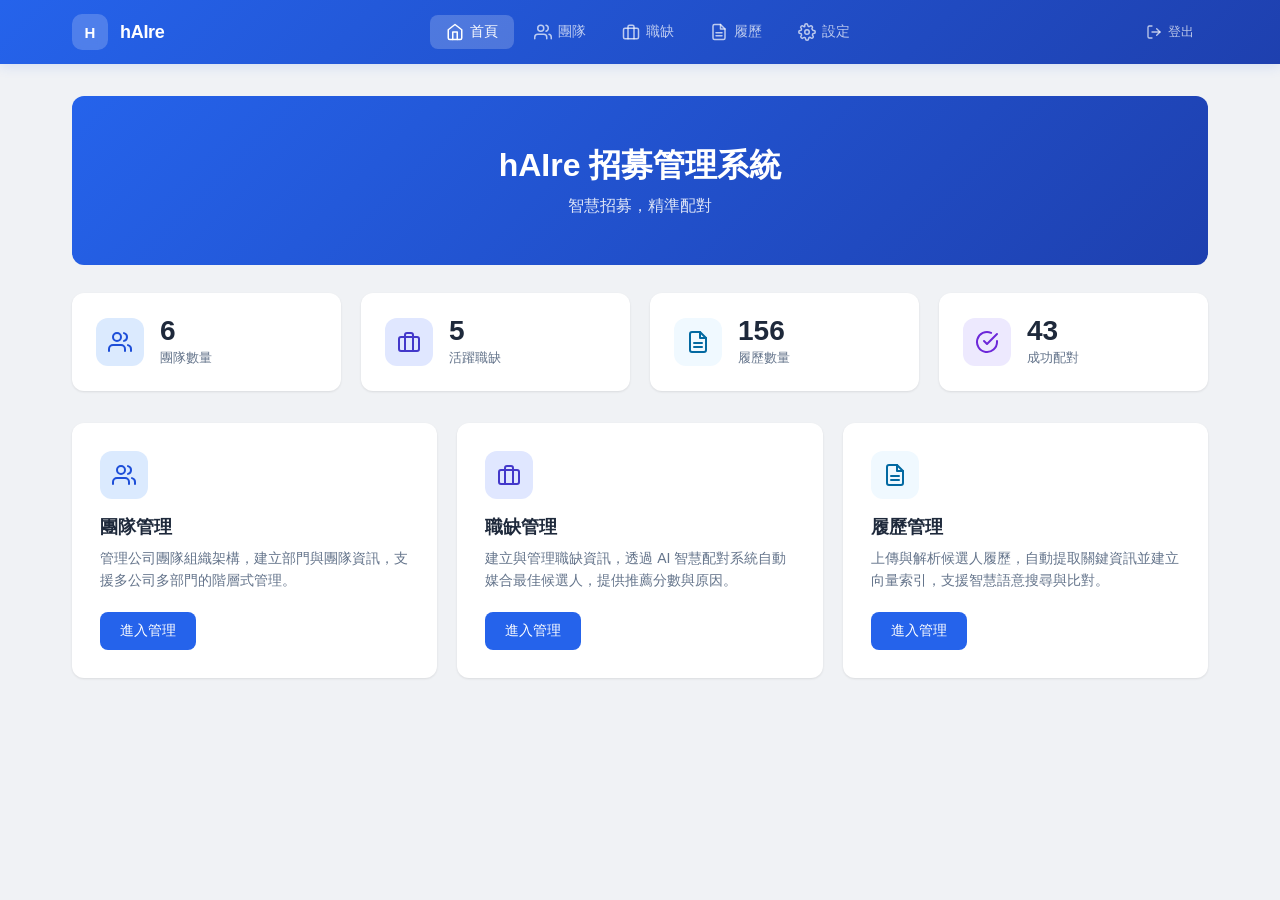
<file: docs/index.html>
<!DOCTYPE html>
<html lang="zh-TW">
<head>
  <meta charset="UTF-8">
  <meta name="viewport" content="width=device-width, initial-scale=1.0">
  <title>hAIre 招募管理系統</title>
  <link rel="stylesheet" href="css/style.css">
</head>
<body>
  <!-- Top Navbar -->
  <nav class="navbar">
    <div class="navbar-inner">
      <a href="index.html" class="navbar-brand">
        <div class="navbar-logo">H</div>
        <span>hAIre</span>
      </a>
      <div class="navbar-nav">
        <a href="index.html" class="active"><svg viewBox="0 0 24 24" fill="none" stroke="currentColor" stroke-width="2" stroke-linecap="round" stroke-linejoin="round"><path d="M3 9l9-7 9 7v11a2 2 0 0 1-2 2H5a2 2 0 0 1-2-2z"/><polyline points="9 22 9 12 15 12 15 22"/></svg><span>首頁</span></a>
        <a href="admin-teams.html"><svg viewBox="0 0 24 24" fill="none" stroke="currentColor" stroke-width="2" stroke-linecap="round" stroke-linejoin="round"><path d="M17 21v-2a4 4 0 0 0-4-4H5a4 4 0 0 0-4 4v2"/><circle cx="9" cy="7" r="4"/><path d="M23 21v-2a4 4 0 0 0-3-3.87"/><path d="M16 3.13a4 4 0 0 1 0 7.75"/></svg><span>團隊</span></a>
        <a href="admin-jobs.html"><svg viewBox="0 0 24 24" fill="none" stroke="currentColor" stroke-width="2" stroke-linecap="round" stroke-linejoin="round"><rect x="2" y="7" width="20" height="14" rx="2" ry="2"/><path d="M16 21V5a2 2 0 0 0-2-2h-4a2 2 0 0 0-2 2v16"/></svg><span>職缺</span></a>
        <a href="admin-resumes.html"><svg viewBox="0 0 24 24" fill="none" stroke="currentColor" stroke-width="2" stroke-linecap="round" stroke-linejoin="round"><path d="M14 2H6a2 2 0 0 0-2 2v16a2 2 0 0 0 2 2h12a2 2 0 0 0 2-2V8z"/><polyline points="14 2 14 8 20 8"/><line x1="16" y1="13" x2="8" y2="13"/><line x1="16" y1="17" x2="8" y2="17"/></svg><span>履歷</span></a>
        <a href="admin-settings.html"><svg viewBox="0 0 24 24" fill="none" stroke="currentColor" stroke-width="2" stroke-linecap="round" stroke-linejoin="round"><circle cx="12" cy="12" r="3"/><path d="M19.4 15a1.65 1.65 0 0 0 .33 1.82l.06.06a2 2 0 0 1 0 2.83 2 2 0 0 1-2.83 0l-.06-.06a1.65 1.65 0 0 0-1.82-.33 1.65 1.65 0 0 0-1 1.51V21a2 2 0 0 1-4 0v-.09A1.65 1.65 0 0 0 9 19.4a1.65 1.65 0 0 0-1.82.33l-.06.06a2 2 0 0 1-2.83-2.83l.06-.06A1.65 1.65 0 0 0 4.68 15a1.65 1.65 0 0 0-1.51-1H3a2 2 0 0 1 0-4h.09A1.65 1.65 0 0 0 4.6 9a1.65 1.65 0 0 0-.33-1.82l-.06-.06a2 2 0 0 1 2.83-2.83l.06.06A1.65 1.65 0 0 0 9 4.68V3a2 2 0 0 1 4 0v.09a1.65 1.65 0 0 0 1 1.51 1.65 1.65 0 0 0 1.82-.33l.06-.06a2 2 0 0 1 2.83 2.83l-.06.06A1.65 1.65 0 0 0 19.4 9a1.65 1.65 0 0 0 1.51 1H21a2 2 0 0 1 0 4h-.09a1.65 1.65 0 0 0-1.51 1z"/></svg><span>設定</span></a>
      </div>
      <div class="navbar-actions">
        <a href="login.html"><svg viewBox="0 0 24 24" fill="none" stroke="currentColor" stroke-width="2" stroke-linecap="round" stroke-linejoin="round"><path d="M9 21H5a2 2 0 0 1-2-2V5a2 2 0 0 1 2-2h4"/><polyline points="16 17 21 12 16 7"/><line x1="21" y1="12" x2="9" y2="12"/></svg>登出</a>
      </div>
    </div>
  </nav>

  <!-- Main Content -->
  <main class="main-content">
    <div class="dashboard-hero">
      <h1>hAIre 招募管理系統</h1>
      <p>智慧招募，精準配對</p>
    </div>

    <div class="stats-grid" id="statsGrid"></div>
    <div class="features-grid" id="featuresGrid"></div>
  </main>

  <script src="js/mock-data.js"></script>
  <script src="js/main.js"></script>
  <script>
    const statsData = [
      { label: '團隊數量', value: MOCK_STATS.teams, icon: 'teams', cls: 'teams' },
      { label: '活躍職缺', value: MOCK_STATS.activeJobs, icon: 'jobs', cls: 'jobs' },
      { label: '履歷數量', value: MOCK_STATS.resumes, icon: 'resumes', cls: 'resumes' },
      { label: '成功配對', value: MOCK_STATS.matches, icon: 'matches', cls: 'matches' }
    ];

    const statIcons = {
      teams: '<svg viewBox="0 0 24 24" fill="none" stroke="currentColor" stroke-width="2" stroke-linecap="round" stroke-linejoin="round"><path d="M17 21v-2a4 4 0 0 0-4-4H5a4 4 0 0 0-4 4v2"/><circle cx="9" cy="7" r="4"/><path d="M23 21v-2a4 4 0 0 0-3-3.87"/><path d="M16 3.13a4 4 0 0 1 0 7.75"/></svg>',
      jobs: '<svg viewBox="0 0 24 24" fill="none" stroke="currentColor" stroke-width="2" stroke-linecap="round" stroke-linejoin="round"><rect x="2" y="7" width="20" height="14" rx="2" ry="2"/><path d="M16 21V5a2 2 0 0 0-2-2h-4a2 2 0 0 0-2 2v16"/></svg>',
      resumes: '<svg viewBox="0 0 24 24" fill="none" stroke="currentColor" stroke-width="2" stroke-linecap="round" stroke-linejoin="round"><path d="M14 2H6a2 2 0 0 0-2 2v16a2 2 0 0 0 2 2h12a2 2 0 0 0 2-2V8z"/><polyline points="14 2 14 8 20 8"/><line x1="16" y1="13" x2="8" y2="13"/><line x1="16" y1="17" x2="8" y2="17"/></svg>',
      matches: '<svg viewBox="0 0 24 24" fill="none" stroke="currentColor" stroke-width="2" stroke-linecap="round" stroke-linejoin="round"><path d="M22 11.08V12a10 10 0 1 1-5.93-9.14"/><polyline points="22 4 12 14.01 9 11.01"/></svg>'
    };

    document.getElementById('statsGrid').innerHTML = statsData.map(s => `
      <div class="stat-card">
        <div class="stat-icon ${s.cls}">${statIcons[s.icon]}</div>
        <div class="stat-info">
          <h3>${s.value}</h3>
          <p>${s.label}</p>
        </div>
      </div>
    `).join('');

    const features = [
      {
        title: '團隊管理',
        desc: '管理公司團隊組織架構，建立部門與團隊資訊，支援多公司多部門的階層式管理。',
        cls: 'teams',
        icon: '<svg viewBox="0 0 24 24" fill="none" stroke="currentColor" stroke-width="2" stroke-linecap="round" stroke-linejoin="round"><path d="M17 21v-2a4 4 0 0 0-4-4H5a4 4 0 0 0-4 4v2"/><circle cx="9" cy="7" r="4"/><path d="M23 21v-2a4 4 0 0 0-3-3.87"/><path d="M16 3.13a4 4 0 0 1 0 7.75"/></svg>',
        link: 'admin-teams.html'
      },
      {
        title: '職缺管理',
        desc: '建立與管理職缺資訊，透過 AI 智慧配對系統自動媒合最佳候選人，提供推薦分數與原因。',
        cls: 'jobs',
        icon: '<svg viewBox="0 0 24 24" fill="none" stroke="currentColor" stroke-width="2" stroke-linecap="round" stroke-linejoin="round"><rect x="2" y="7" width="20" height="14" rx="2" ry="2"/><path d="M16 21V5a2 2 0 0 0-2-2h-4a2 2 0 0 0-2 2v16"/></svg>',
        link: 'admin-jobs.html'
      },
      {
        title: '履歷管理',
        desc: '上傳與解析候選人履歷，自動提取關鍵資訊並建立向量索引，支援智慧語意搜尋與比對。',
        cls: 'resumes',
        icon: '<svg viewBox="0 0 24 24" fill="none" stroke="currentColor" stroke-width="2" stroke-linecap="round" stroke-linejoin="round"><path d="M14 2H6a2 2 0 0 0-2 2v16a2 2 0 0 0 2 2h12a2 2 0 0 0 2-2V8z"/><polyline points="14 2 14 8 20 8"/><line x1="16" y1="13" x2="8" y2="13"/><line x1="16" y1="17" x2="8" y2="17"/></svg>',
        link: 'admin-resumes.html'
      }
    ];

    document.getElementById('featuresGrid').innerHTML = features.map(f => `
      <div class="feature-card">
        <div class="feature-card-icon ${f.cls}">${f.icon}</div>
        <h3>${f.title}</h3>
        <p>${f.desc}</p>
        <a href="${f.link}" class="btn btn-primary">進入管理</a>
      </div>
    `).join('');
  </script>
</body>
</html>
</file>
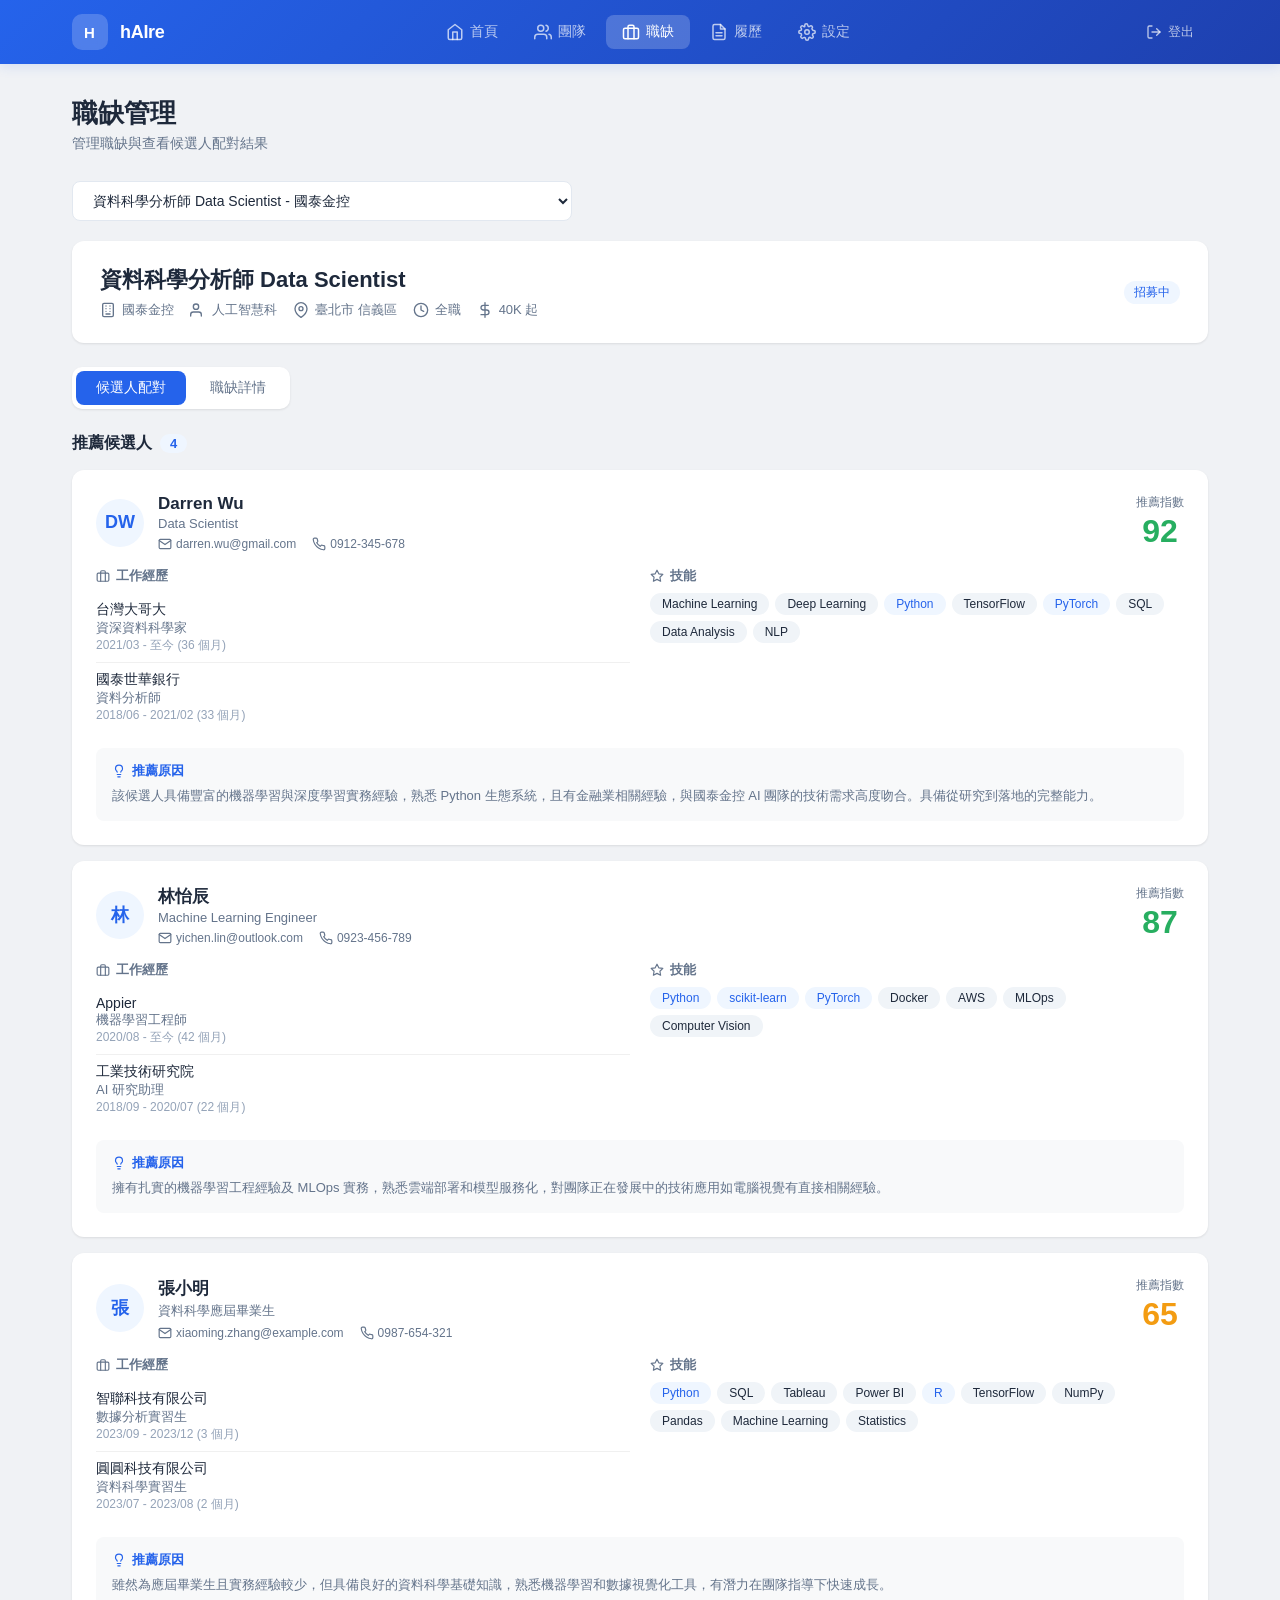
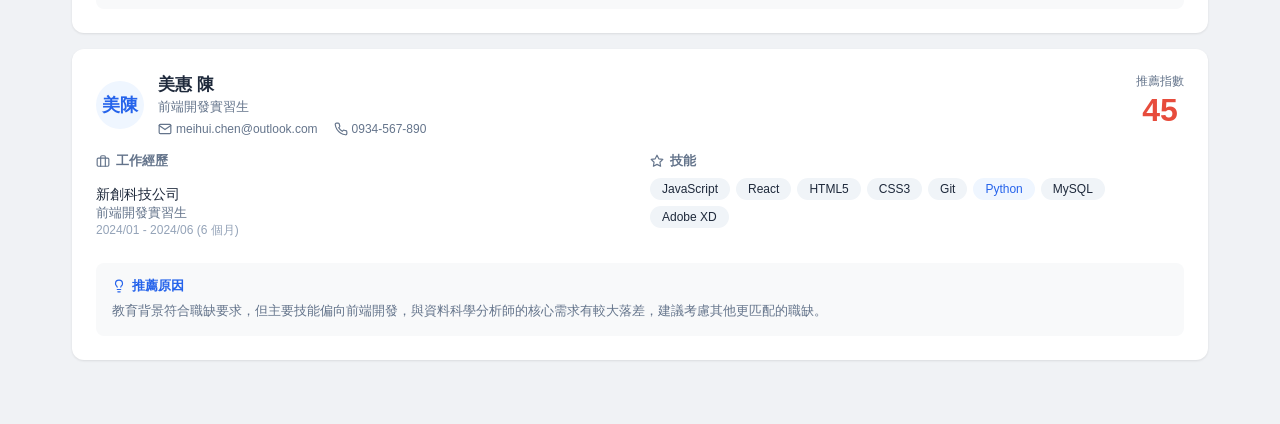
<file: docs/admin-jobs.html>
<!DOCTYPE html>
<html lang="zh-TW">
<head>
  <meta charset="UTF-8">
  <meta name="viewport" content="width=device-width, initial-scale=1.0">
  <title>職缺管理 - hAIre</title>
  <link rel="stylesheet" href="css/style.css">
</head>
<body>
  <!-- Top Navbar -->
  <nav class="navbar">
    <div class="navbar-inner">
      <a href="index.html" class="navbar-brand">
        <div class="navbar-logo">H</div>
        <span>hAIre</span>
      </a>
      <div class="navbar-nav">
        <a href="index.html"><svg viewBox="0 0 24 24" fill="none" stroke="currentColor" stroke-width="2" stroke-linecap="round" stroke-linejoin="round"><path d="M3 9l9-7 9 7v11a2 2 0 0 1-2 2H5a2 2 0 0 1-2-2z"/><polyline points="9 22 9 12 15 12 15 22"/></svg><span>首頁</span></a>
        <a href="admin-teams.html"><svg viewBox="0 0 24 24" fill="none" stroke="currentColor" stroke-width="2" stroke-linecap="round" stroke-linejoin="round"><path d="M17 21v-2a4 4 0 0 0-4-4H5a4 4 0 0 0-4 4v2"/><circle cx="9" cy="7" r="4"/><path d="M23 21v-2a4 4 0 0 0-3-3.87"/><path d="M16 3.13a4 4 0 0 1 0 7.75"/></svg><span>團隊</span></a>
        <a href="admin-jobs.html" class="active"><svg viewBox="0 0 24 24" fill="none" stroke="currentColor" stroke-width="2" stroke-linecap="round" stroke-linejoin="round"><rect x="2" y="7" width="20" height="14" rx="2" ry="2"/><path d="M16 21V5a2 2 0 0 0-2-2h-4a2 2 0 0 0-2 2v16"/></svg><span>職缺</span></a>
        <a href="admin-resumes.html"><svg viewBox="0 0 24 24" fill="none" stroke="currentColor" stroke-width="2" stroke-linecap="round" stroke-linejoin="round"><path d="M14 2H6a2 2 0 0 0-2 2v16a2 2 0 0 0 2 2h12a2 2 0 0 0 2-2V8z"/><polyline points="14 2 14 8 20 8"/><line x1="16" y1="13" x2="8" y2="13"/><line x1="16" y1="17" x2="8" y2="17"/></svg><span>履歷</span></a>
        <a href="admin-settings.html"><svg viewBox="0 0 24 24" fill="none" stroke="currentColor" stroke-width="2" stroke-linecap="round" stroke-linejoin="round"><circle cx="12" cy="12" r="3"/><path d="M19.4 15a1.65 1.65 0 0 0 .33 1.82l.06.06a2 2 0 0 1 0 2.83 2 2 0 0 1-2.83 0l-.06-.06a1.65 1.65 0 0 0-1.82-.33 1.65 1.65 0 0 0-1 1.51V21a2 2 0 0 1-4 0v-.09A1.65 1.65 0 0 0 9 19.4a1.65 1.65 0 0 0-1.82.33l-.06.06a2 2 0 0 1-2.83-2.83l.06-.06A1.65 1.65 0 0 0 4.68 15a1.65 1.65 0 0 0-1.51-1H3a2 2 0 0 1 0-4h.09A1.65 1.65 0 0 0 4.6 9a1.65 1.65 0 0 0-.33-1.82l-.06-.06a2 2 0 0 1 2.83-2.83l.06.06A1.65 1.65 0 0 0 9 4.68V3a2 2 0 0 1 4 0v.09a1.65 1.65 0 0 0 1 1.51 1.65 1.65 0 0 0 1.82-.33l.06-.06a2 2 0 0 1 2.83 2.83l-.06.06A1.65 1.65 0 0 0 19.4 9a1.65 1.65 0 0 0 1.51 1H21a2 2 0 0 1 0 4h-.09a1.65 1.65 0 0 0-1.51 1z"/></svg><span>設定</span></a>
      </div>
      <div class="navbar-actions">
        <a href="login.html"><svg viewBox="0 0 24 24" fill="none" stroke="currentColor" stroke-width="2" stroke-linecap="round" stroke-linejoin="round"><path d="M9 21H5a2 2 0 0 1-2-2V5a2 2 0 0 1 2-2h4"/><polyline points="16 17 21 12 16 7"/><line x1="21" y1="12" x2="9" y2="12"/></svg>登出</a>
      </div>
    </div>
  </nav>

  <!-- Main Content -->
  <main class="main-content">
    <div class="page-header">
      <div>
        <h1>職缺管理</h1>
        <p class="subtitle">管理職缺與查看候選人配對結果</p>
      </div>
    </div>

    <!-- Job Selector -->
    <div class="toolbar">
      <select class="filter-select" id="jobSelect" onchange="loadJob()" style="max-width:500px;flex:1">
        <option value="">-- 請選擇職缺 --</option>
      </select>
    </div>

    <!-- Job Header Card -->
    <div class="job-header-card" id="jobHeaderCard" style="display:none">
      <div class="job-header-info">
        <h2 id="jobTitle"></h2>
        <div class="job-meta" id="jobMeta"></div>
      </div>
      <div>
        <span class="team-card-badge" id="jobStatus">active</span>
      </div>
    </div>

    <!-- Tabs -->
    <div class="job-tabs" id="jobTabs" style="display:none">
      <button class="job-tab active" data-tab="candidates">候選人配對</button>
      <button class="job-tab" data-tab="details">職缺詳情</button>
    </div>

    <!-- Candidates Section -->
    <div class="candidates-section" id="candidatesSection" style="display:none">
      <h3>推薦候選人 <span class="count" id="candidateCount">0</span></h3>
      <div id="candidatesList"></div>
    </div>

    <!-- Job Details Section -->
    <div id="detailsSection" style="display:none">
      <div class="candidate-card">
        <h3 style="margin-bottom:16px">職缺詳情</h3>
        <div id="jobDetails"></div>
      </div>
    </div>

    <!-- Empty state -->
    <div class="empty-state" id="emptyState">
      <svg viewBox="0 0 24 24" fill="none" stroke="currentColor" stroke-width="2" stroke-linecap="round" stroke-linejoin="round"><rect x="2" y="7" width="20" height="14" rx="2" ry="2"/><path d="M16 21V5a2 2 0 0 0-2-2h-4a2 2 0 0 0-2 2v16"/></svg>
      <h3>請選擇一個職缺</h3>
      <p>從上方下拉選單中選擇職缺以查看候選人配對結果</p>
    </div>
  </main>

  <script src="js/mock-data.js"></script>
  <script src="js/main.js"></script>
  <script>
    // Populate job selector
    const jobSelect = document.getElementById('jobSelect');
    MOCK_JOBS.forEach(j => {
      const opt = document.createElement('option');
      opt.value = j.job_id;
      opt.textContent = `${j.job_title} - ${j.company}`;
      jobSelect.appendChild(opt);
    });

    // Tab switching
    document.querySelectorAll('.job-tab').forEach(tab => {
      tab.addEventListener('click', function() {
        document.querySelectorAll('.job-tab').forEach(t => t.classList.remove('active'));
        this.classList.add('active');
        const tabName = this.dataset.tab;
        document.getElementById('candidatesSection').style.display = tabName === 'candidates' ? 'block' : 'none';
        document.getElementById('detailsSection').style.display = tabName === 'details' ? 'block' : 'none';
      });
    });

    function loadJob() {
      const jobId = jobSelect.value;
      if (!jobId) {
        document.getElementById('jobHeaderCard').style.display = 'none';
        document.getElementById('jobTabs').style.display = 'none';
        document.getElementById('candidatesSection').style.display = 'none';
        document.getElementById('detailsSection').style.display = 'none';
        document.getElementById('emptyState').style.display = 'block';
        return;
      }

      const job = MOCK_JOBS.find(j => j.job_id === jobId);
      if (!job) return;

      document.getElementById('emptyState').style.display = 'none';
      document.getElementById('jobHeaderCard').style.display = 'flex';
      document.getElementById('jobTabs').style.display = 'flex';

      // Reset to candidates tab
      document.querySelectorAll('.job-tab').forEach(t => t.classList.remove('active'));
      document.querySelector('[data-tab="candidates"]').classList.add('active');
      document.getElementById('candidatesSection').style.display = 'block';
      document.getElementById('detailsSection').style.display = 'none';

      // Job header
      document.getElementById('jobTitle').textContent = job.job_title;
      document.getElementById('jobStatus').textContent = job.status === 'active' ? '招募中' : '已關閉';

      const salaryText = job.salary_max
        ? `${(job.salary_min/1000).toFixed(0)}K - ${(job.salary_max/1000).toFixed(0)}K`
        : `${(job.salary_min/1000).toFixed(0)}K 起`;

      document.getElementById('jobMeta').innerHTML = `
        <div class="job-meta-item">
          <svg viewBox="0 0 24 24" fill="none" stroke="currentColor" stroke-width="2" stroke-linecap="round" stroke-linejoin="round"><rect x="4" y="2" width="16" height="20" rx="2" ry="2"/><line x1="9" y1="6" x2="9" y2="6"/><line x1="15" y1="6" x2="15" y2="6"/><line x1="9" y1="10" x2="9" y2="10"/><line x1="15" y1="10" x2="15" y2="10"/><line x1="9" y1="14" x2="9" y2="14"/><line x1="15" y1="14" x2="15" y2="14"/><line x1="9" y1="18" x2="15" y2="18"/></svg>
          ${job.company}
        </div>
        <div class="job-meta-item">
          <svg viewBox="0 0 24 24" fill="none" stroke="currentColor" stroke-width="2" stroke-linecap="round" stroke-linejoin="round"><path d="M17 21v-2a4 4 0 0 0-4-4H5a4 4 0 0 0-4 4v2"/><circle cx="9" cy="7" r="4"/></svg>
          ${job.team_name}
        </div>
        <div class="job-meta-item">
          <svg viewBox="0 0 24 24" fill="none" stroke="currentColor" stroke-width="2" stroke-linecap="round" stroke-linejoin="round"><path d="M21 10c0 7-9 13-9 13s-9-6-9-13a9 9 0 0 1 18 0z"/><circle cx="12" cy="10" r="3"/></svg>
          ${job.location}
        </div>
        <div class="job-meta-item">
          <svg viewBox="0 0 24 24" fill="none" stroke="currentColor" stroke-width="2" stroke-linecap="round" stroke-linejoin="round"><circle cx="12" cy="12" r="10"/><polyline points="12 6 12 12 16 14"/></svg>
          ${job.employment_type}
        </div>
        <div class="job-meta-item">
          <svg viewBox="0 0 24 24" fill="none" stroke="currentColor" stroke-width="2" stroke-linecap="round" stroke-linejoin="round"><line x1="12" y1="1" x2="12" y2="23"/><path d="M17 5H9.5a3.5 3.5 0 0 0 0 7h5a3.5 3.5 0 0 1 0 7H6"/></svg>
          ${salaryText}
        </div>
      `;

      // Job details
      document.getElementById('jobDetails').innerHTML = `
        <div style="margin-bottom:16px">
          <div class="candidate-section-title">
            <svg viewBox="0 0 24 24" fill="none" stroke="currentColor" stroke-width="2" stroke-linecap="round" stroke-linejoin="round" style="width:14px;height:14px"><polygon points="12 2 15.09 8.26 22 9.27 17 14.14 18.18 21.02 12 17.77 5.82 21.02 7 14.14 2 9.27 8.91 8.26 12 2"/></svg>
            必備技能
          </div>
          <div class="skills-tags">
            ${job.required_skills.map(s => `<span class="skill-tag match">${s}</span>`).join('')}
          </div>
        </div>
        <div style="display:grid;grid-template-columns:1fr 1fr;gap:12px">
          <div><strong>最低經驗:</strong> ${job.min_experience_years} 年</div>
          <div><strong>學歷要求:</strong> ${job.education_required || '不拘'}</div>
          <div><strong>工作地點:</strong> ${job.location}</div>
          <div><strong>聘用類型:</strong> ${job.employment_type}</div>
        </div>
      `;

      // Candidates
      const candidates = MOCK_CANDIDATES[jobId] || [];
      document.getElementById('candidateCount').textContent = candidates.length;

      if (candidates.length === 0) {
        document.getElementById('candidatesList').innerHTML = `
          <div class="empty-state">
            <svg viewBox="0 0 24 24" fill="none" stroke="currentColor" stroke-width="2" stroke-linecap="round" stroke-linejoin="round"><path d="M17 21v-2a4 4 0 0 0-4-4H5a4 4 0 0 0-4 4v2"/><circle cx="9" cy="7" r="4"/></svg>
            <h3>尚無配對的候選人</h3>
            <p>系統尚未找到適合此職缺的候選人</p>
          </div>`;
        return;
      }

      document.getElementById('candidatesList').innerHTML = candidates
        .sort((a, b) => b.score - a.score)
        .map(c => renderCandidateCard(c, job))
        .join('');
    }

    function renderCandidateCard(candidate, job) {
      const scoreClass = getScoreClass(candidate.score);
      const initials = getInitials(candidate.name);
      const matchedSkills = candidate.skills.filter(s =>
        job.required_skills.some(rs => s.toLowerCase().includes(rs.toLowerCase()) || rs.toLowerCase().includes(s.toLowerCase()))
      );

      return `
        <div class="candidate-card">
          <div class="candidate-header">
            <div class="candidate-info">
              <div class="candidate-avatar">${initials}</div>
              <div>
                <div class="candidate-name">${candidate.name}</div>
                <div class="candidate-title">${candidate.title}</div>
                <div class="candidate-contact">
                  <div class="candidate-contact-item">
                    <svg viewBox="0 0 24 24" fill="none" stroke="currentColor" stroke-width="2" stroke-linecap="round" stroke-linejoin="round"><path d="M4 4h16c1.1 0 2 .9 2 2v12c0 1.1-.9 2-2 2H4c-1.1 0-2-.9-2-2V6c0-1.1.9-2 2-2z"/><polyline points="22,6 12,13 2,6"/></svg>
                    ${candidate.email}
                  </div>
                  <div class="candidate-contact-item">
                    <svg viewBox="0 0 24 24" fill="none" stroke="currentColor" stroke-width="2" stroke-linecap="round" stroke-linejoin="round"><path d="M22 16.92v3a2 2 0 0 1-2.18 2 19.79 19.79 0 0 1-8.63-3.07 19.5 19.5 0 0 1-6-6 19.79 19.79 0 0 1-3.07-8.67A2 2 0 0 1 4.11 2h3a2 2 0 0 1 2 1.72 12.84 12.84 0 0 0 .7 2.81 2 2 0 0 1-.45 2.11L8.09 9.91a16 16 0 0 0 6 6l1.27-1.27a2 2 0 0 1 2.11-.45 12.84 12.84 0 0 0 2.81.7A2 2 0 0 1 22 16.92z"/></svg>
                    ${candidate.phone}
                  </div>
                </div>
              </div>
            </div>
            <div class="candidate-score">
              <div class="candidate-score-label">推薦指數</div>
              <div class="candidate-score-value ${scoreClass}">${candidate.score}</div>
            </div>
          </div>

          <div class="candidate-body">
            <div>
              <div class="candidate-section-title">
                <svg viewBox="0 0 24 24" fill="none" stroke="currentColor" stroke-width="2" stroke-linecap="round" stroke-linejoin="round" style="width:14px;height:14px"><rect x="2" y="7" width="20" height="14" rx="2" ry="2"/><path d="M16 21V5a2 2 0 0 0-2-2h-4a2 2 0 0 0-2 2v16"/></svg>
                工作經歷
              </div>
              ${candidate.experience.map(exp => `
                <div class="candidate-experience-item">
                  <div class="candidate-exp-company">${exp.company}</div>
                  <div class="candidate-exp-role">${exp.role}</div>
                  <div class="candidate-exp-duration">${exp.duration} (${exp.months} 個月)</div>
                </div>
              `).join('')}
            </div>
            <div>
              <div class="candidate-section-title">
                <svg viewBox="0 0 24 24" fill="none" stroke="currentColor" stroke-width="2" stroke-linecap="round" stroke-linejoin="round" style="width:14px;height:14px"><polygon points="12 2 15.09 8.26 22 9.27 17 14.14 18.18 21.02 12 17.77 5.82 21.02 7 14.14 2 9.27 8.91 8.26 12 2"/></svg>
                技能
              </div>
              <div class="skills-tags">
                ${candidate.skills.map(s => {
                  const isMatch = matchedSkills.includes(s);
                  return `<span class="skill-tag ${isMatch ? 'match' : ''}">${s}</span>`;
                }).join('')}
              </div>
            </div>
          </div>

          <div class="candidate-reason">
            <div class="candidate-reason-title">
              <svg viewBox="0 0 24 24" fill="none" stroke="currentColor" stroke-width="2" stroke-linecap="round" stroke-linejoin="round" style="width:14px;height:14px"><line x1="9" y1="18" x2="15" y2="18"/><line x1="10" y1="22" x2="14" y2="22"/><path d="M15.09 14c.18-.98.65-1.74 1.41-2.5A4.65 4.65 0 0 0 18 8 6 6 0 0 0 6 8c0 1 .23 2.23 1.5 3.5A4.61 4.61 0 0 1 8.91 14"/></svg>
              推薦原因
            </div>
            <p>${candidate.reason}</p>
          </div>
        </div>
      `;
    }

    // Auto-select first job if available
    if (MOCK_JOBS.length > 0) {
      jobSelect.value = MOCK_JOBS[0].job_id;
      loadJob();
    }
  </script>
</body>
</html>
</file>
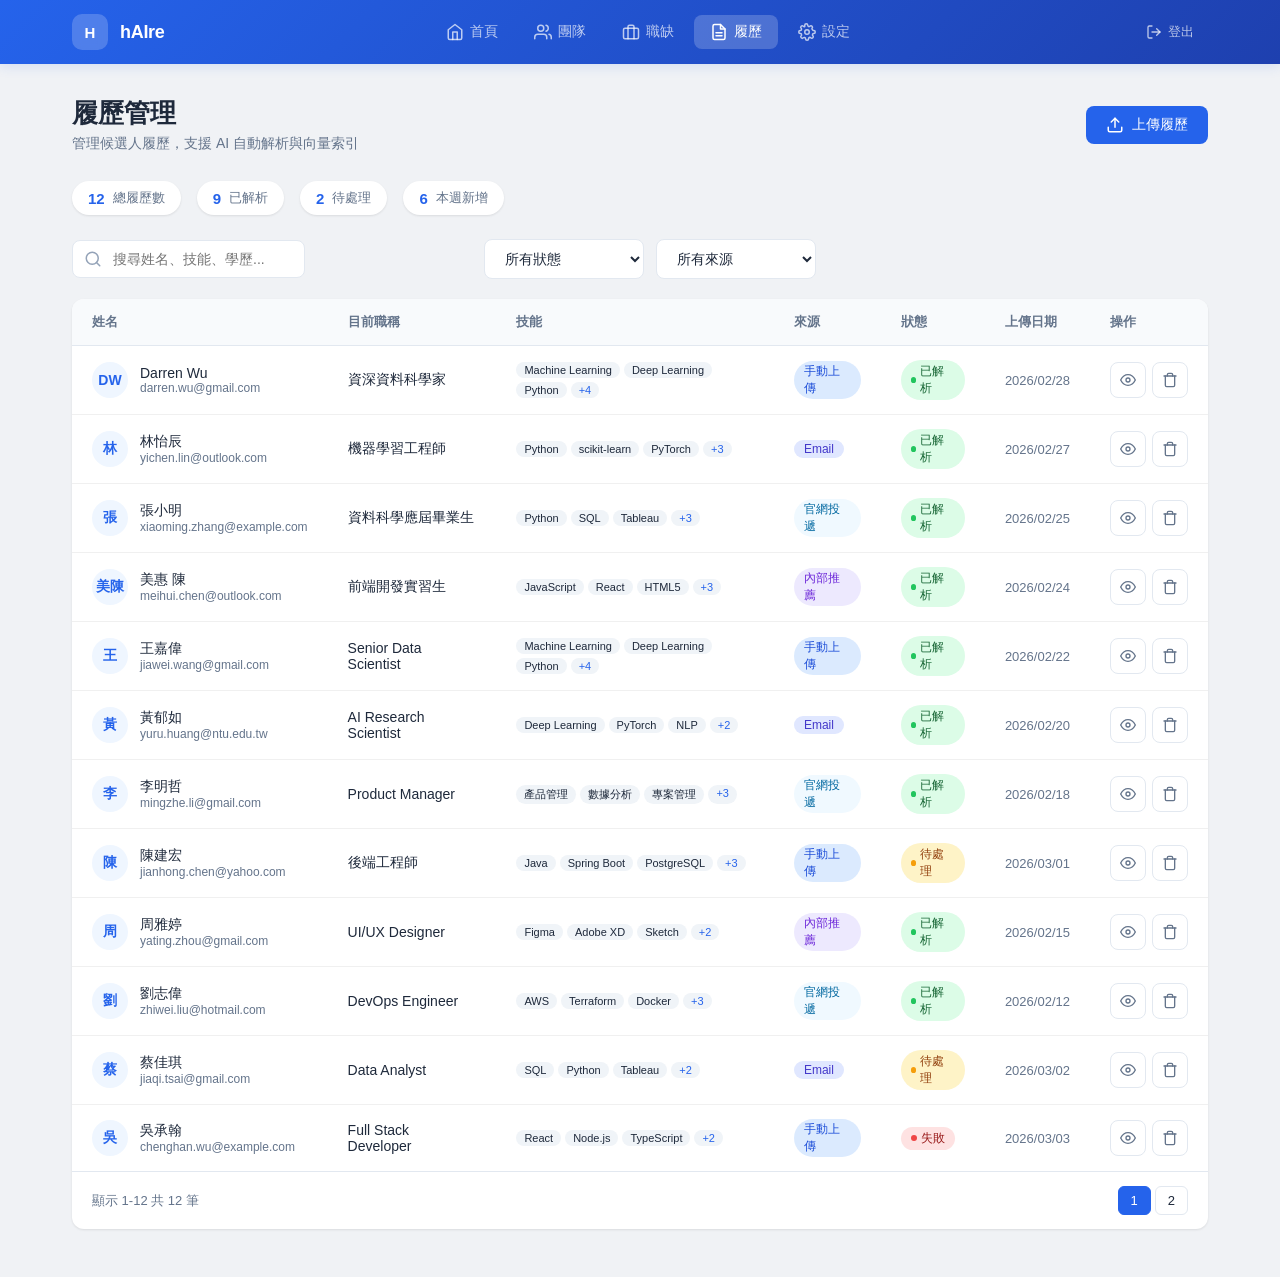
<file: docs/admin-resumes.html>
<!DOCTYPE html>
<html lang="zh-TW">
<head>
  <meta charset="UTF-8">
  <meta name="viewport" content="width=device-width, initial-scale=1.0">
  <title>履歷管理 - hAIre</title>
  <link rel="stylesheet" href="css/style.css">
</head>
<body>
  <!-- Top Navbar -->
  <nav class="navbar">
    <div class="navbar-inner">
      <a href="index.html" class="navbar-brand">
        <div class="navbar-logo">H</div>
        <span>hAIre</span>
      </a>
      <div class="navbar-nav">
        <a href="index.html"><svg viewBox="0 0 24 24" fill="none" stroke="currentColor" stroke-width="2" stroke-linecap="round" stroke-linejoin="round"><path d="M3 9l9-7 9 7v11a2 2 0 0 1-2 2H5a2 2 0 0 1-2-2z"/><polyline points="9 22 9 12 15 12 15 22"/></svg><span>首頁</span></a>
        <a href="admin-teams.html"><svg viewBox="0 0 24 24" fill="none" stroke="currentColor" stroke-width="2" stroke-linecap="round" stroke-linejoin="round"><path d="M17 21v-2a4 4 0 0 0-4-4H5a4 4 0 0 0-4 4v2"/><circle cx="9" cy="7" r="4"/><path d="M23 21v-2a4 4 0 0 0-3-3.87"/><path d="M16 3.13a4 4 0 0 1 0 7.75"/></svg><span>團隊</span></a>
        <a href="admin-jobs.html"><svg viewBox="0 0 24 24" fill="none" stroke="currentColor" stroke-width="2" stroke-linecap="round" stroke-linejoin="round"><rect x="2" y="7" width="20" height="14" rx="2" ry="2"/><path d="M16 21V5a2 2 0 0 0-2-2h-4a2 2 0 0 0-2 2v16"/></svg><span>職缺</span></a>
        <a href="admin-resumes.html" class="active"><svg viewBox="0 0 24 24" fill="none" stroke="currentColor" stroke-width="2" stroke-linecap="round" stroke-linejoin="round"><path d="M14 2H6a2 2 0 0 0-2 2v16a2 2 0 0 0 2 2h12a2 2 0 0 0 2-2V8z"/><polyline points="14 2 14 8 20 8"/><line x1="16" y1="13" x2="8" y2="13"/><line x1="16" y1="17" x2="8" y2="17"/></svg><span>履歷</span></a>
        <a href="admin-settings.html"><svg viewBox="0 0 24 24" fill="none" stroke="currentColor" stroke-width="2" stroke-linecap="round" stroke-linejoin="round"><circle cx="12" cy="12" r="3"/><path d="M19.4 15a1.65 1.65 0 0 0 .33 1.82l.06.06a2 2 0 0 1 0 2.83 2 2 0 0 1-2.83 0l-.06-.06a1.65 1.65 0 0 0-1.82-.33 1.65 1.65 0 0 0-1 1.51V21a2 2 0 0 1-4 0v-.09A1.65 1.65 0 0 0 9 19.4a1.65 1.65 0 0 0-1.82.33l-.06.06a2 2 0 0 1-2.83-2.83l.06-.06A1.65 1.65 0 0 0 4.68 15a1.65 1.65 0 0 0-1.51-1H3a2 2 0 0 1 0-4h.09A1.65 1.65 0 0 0 4.6 9a1.65 1.65 0 0 0-.33-1.82l-.06-.06a2 2 0 0 1 2.83-2.83l.06.06A1.65 1.65 0 0 0 9 4.68V3a2 2 0 0 1 4 0v.09a1.65 1.65 0 0 0 1 1.51 1.65 1.65 0 0 0 1.82-.33l.06-.06a2 2 0 0 1 2.83 2.83l-.06.06A1.65 1.65 0 0 0 19.4 9a1.65 1.65 0 0 0 1.51 1H21a2 2 0 0 1 0 4h-.09a1.65 1.65 0 0 0-1.51 1z"/></svg><span>設定</span></a>
      </div>
      <div class="navbar-actions">
        <a href="login.html"><svg viewBox="0 0 24 24" fill="none" stroke="currentColor" stroke-width="2" stroke-linecap="round" stroke-linejoin="round"><path d="M9 21H5a2 2 0 0 1-2-2V5a2 2 0 0 1 2-2h4"/><polyline points="16 17 21 12 16 7"/><line x1="21" y1="12" x2="9" y2="12"/></svg>登出</a>
      </div>
    </div>
  </nav>

  <!-- Main Content -->
  <main class="main-content">
    <div class="page-header">
      <div>
        <h1>履歷管理</h1>
        <p class="subtitle">管理候選人履歷，支援 AI 自動解析與向量索引</p>
      </div>
      <button class="btn btn-primary" onclick="openUploadModal()">
        <svg viewBox="0 0 24 24" fill="none" stroke="currentColor" stroke-width="2" stroke-linecap="round" stroke-linejoin="round" style="width:18px;height:18px"><path d="M21 15v4a2 2 0 0 1-2 2H5a2 2 0 0 1-2-2v-4"/><polyline points="17 8 12 3 7 8"/><line x1="12" y1="3" x2="12" y2="15"/></svg>
        上傳履歷
      </button>
    </div>

    <!-- Stats pills -->
    <div class="resume-stats" id="resumeStats"></div>

    <!-- Toolbar -->
    <div class="toolbar">
      <div class="search-wrapper">
        <svg viewBox="0 0 24 24" fill="none" stroke="currentColor" stroke-width="2" stroke-linecap="round" stroke-linejoin="round"><circle cx="11" cy="11" r="8"/><line x1="21" y1="21" x2="16.65" y2="16.65"/></svg>
        <input class="search-input" type="text" id="searchInput" placeholder="搜尋姓名、技能、學歷..." oninput="filterResumes()">
      </div>
      <select class="filter-select" id="statusFilter" onchange="filterResumes()">
        <option value="">所有狀態</option>
        <option value="parsed">已解析</option>
        <option value="pending">待處理</option>
        <option value="failed">失敗</option>
      </select>
      <select class="filter-select" id="sourceFilter" onchange="filterResumes()">
        <option value="">所有來源</option>
        <option value="upload">手動上傳</option>
        <option value="email">Email 匯入</option>
        <option value="referral">內部推薦</option>
        <option value="website">官網投遞</option>
      </select>
    </div>

    <!-- Table -->
    <div class="resume-table-wrapper">
      <table class="resume-table">
        <thead>
          <tr>
            <th>姓名</th>
            <th>目前職稱</th>
            <th>技能</th>
            <th>來源</th>
            <th>狀態</th>
            <th>上傳日期</th>
            <th>操作</th>
          </tr>
        </thead>
        <tbody id="resumeTableBody"></tbody>
      </table>
      <div class="table-pagination">
        <span id="paginationInfo">顯示 1-10 共 12 筆</span>
        <div class="table-pagination-btns">
          <button class="active">1</button>
          <button>2</button>
        </div>
      </div>
    </div>
  </main>

  <!-- Upload Modal -->
  <div class="modal-overlay" id="uploadModal">
    <div class="modal">
      <div class="modal-header">
        <h2>上傳履歷</h2>
        <button class="modal-close" onclick="closeUploadModal()">
          <svg viewBox="0 0 24 24" fill="none" stroke="currentColor" stroke-width="2" stroke-linecap="round" stroke-linejoin="round" style="width:20px;height:20px"><line x1="18" y1="6" x2="6" y2="18"/><line x1="6" y1="6" x2="18" y2="18"/></svg>
        </button>
      </div>
      <div class="modal-body">
        <div class="form-group">
          <label class="form-label">選擇檔案</label>
          <div class="file-upload" onclick="document.getElementById('resumeFileInput').click()">
            <svg viewBox="0 0 24 24" fill="none" stroke="currentColor" stroke-width="2" stroke-linecap="round" stroke-linejoin="round"><path d="M21 15v4a2 2 0 0 1-2 2H5a2 2 0 0 1-2-2v-4"/><polyline points="17 8 12 3 7 8"/><line x1="12" y1="3" x2="12" y2="15"/></svg>
            <p>拖放檔案到此處或點擊上傳</p>
            <p class="hint">支援 PDF、DOC、DOCX 格式，單檔最大 10MB</p>
          </div>
          <input type="file" id="resumeFileInput" style="display:none" accept=".pdf,.doc,.docx" multiple>
        </div>
        <div class="form-row">
          <div class="form-group">
            <label class="form-label">候選人姓名</label>
            <input class="form-input" type="text" id="candidateName" placeholder="例：王大明">
          </div>
          <div class="form-group">
            <label class="form-label">來源</label>
            <select class="form-input" id="uploadSource">
              <option value="upload">手動上傳</option>
              <option value="email">Email 匯入</option>
              <option value="referral">內部推薦</option>
              <option value="website">官網投遞</option>
            </select>
          </div>
        </div>
        <div class="form-group">
          <label class="form-label">備註</label>
          <textarea class="form-input" id="uploadNote" rows="2" placeholder="選填..."></textarea>
        </div>
      </div>
      <div class="modal-footer">
        <button class="btn btn-secondary" onclick="closeUploadModal()">取消</button>
        <button class="btn btn-primary" onclick="handleUpload()">上傳並解析</button>
      </div>
    </div>
  </div>

  <script src="js/mock-data.js"></script>
  <script src="js/main.js"></script>
  <script>
    // Render stats
    const stats = [
      { label: '總履歷數', value: MOCK_RESUMES.length },
      { label: '已解析', value: MOCK_RESUMES.filter(r => r.status === 'parsed').length },
      { label: '待處理', value: MOCK_RESUMES.filter(r => r.status === 'pending').length },
      { label: '本週新增', value: MOCK_RESUMES.filter(r => r.is_recent).length }
    ];
    document.getElementById('resumeStats').innerHTML = stats.map(s => `
      <div class="resume-stat-pill">
        <span class="num">${s.value}</span> ${s.label}
      </div>
    `).join('');

    function renderResumes(resumes) {
      const tbody = document.getElementById('resumeTableBody');
      if (resumes.length === 0) {
        tbody.innerHTML = `<tr><td colspan="7" style="text-align:center;padding:40px;color:var(--text-light)">查無符合條件的履歷</td></tr>`;
        return;
      }
      tbody.innerHTML = resumes.map(r => {
        const initials = getInitials(r.name);
        const sourceLabels = { upload: '手動上傳', email: 'Email', referral: '內部推薦', website: '官網投遞' };
        const statusLabels = { parsed: '已解析', pending: '待處理', failed: '失敗' };
        return `
          <tr>
            <td>
              <div class="resume-name-cell">
                <div class="resume-avatar">${initials}</div>
                <div>
                  <div style="font-weight:500">${r.name}</div>
                  <div style="font-size:12px;color:var(--text-secondary)">${r.email}</div>
                </div>
              </div>
            </td>
            <td>${r.title}</td>
            <td>
              <div class="resume-skills-mini">
                ${r.skills.slice(0, 3).map(s => `<span class="skill-tag">${s}</span>`).join('')}
                ${r.skills.length > 3 ? `<span class="skill-tag" style="color:var(--primary)">+${r.skills.length - 3}</span>` : ''}
              </div>
            </td>
            <td><span class="resume-source-badge ${r.source}">${sourceLabels[r.source]}</span></td>
            <td><span class="resume-status-badge ${r.status}"><span class="resume-status-dot"></span>${statusLabels[r.status]}</span></td>
            <td style="color:var(--text-secondary);font-size:13px">${r.upload_date}</td>
            <td>
              <div style="display:flex;gap:6px">
                <button class="btn-icon" title="查看" onclick="showToast('查看 ${r.name} 的完整履歷')">
                  <svg viewBox="0 0 24 24" fill="none" stroke="currentColor" stroke-width="2" stroke-linecap="round" stroke-linejoin="round" style="width:16px;height:16px"><path d="M1 12s4-8 11-8 11 8 11 8-4 8-11 8-11-8-11-8z"/><circle cx="12" cy="12" r="3"/></svg>
                </button>
                <button class="btn-icon danger" title="刪除" onclick="deleteResume('${r.id}')">
                  <svg viewBox="0 0 24 24" fill="none" stroke="currentColor" stroke-width="2" stroke-linecap="round" stroke-linejoin="round" style="width:16px;height:16px"><polyline points="3 6 5 6 21 6"/><path d="M19 6v14a2 2 0 0 1-2 2H7a2 2 0 0 1-2-2V6m3 0V4a2 2 0 0 1 2-2h4a2 2 0 0 1 2 2v2"/></svg>
                </button>
              </div>
            </td>
          </tr>
        `;
      }).join('');
      document.getElementById('paginationInfo').textContent = `顯示 1-${resumes.length} 共 ${resumes.length} 筆`;
    }

    function filterResumes() {
      const search = document.getElementById('searchInput').value.toLowerCase();
      const status = document.getElementById('statusFilter').value;
      const source = document.getElementById('sourceFilter').value;
      const filtered = MOCK_RESUMES.filter(r => {
        const matchSearch = !search ||
          r.name.toLowerCase().includes(search) ||
          r.title.toLowerCase().includes(search) ||
          r.skills.some(s => s.toLowerCase().includes(search)) ||
          r.education.toLowerCase().includes(search);
        const matchStatus = !status || r.status === status;
        const matchSource = !source || r.source === source;
        return matchSearch && matchStatus && matchSource;
      });
      renderResumes(filtered);
    }

    function openUploadModal() {
      document.getElementById('uploadModal').classList.add('active');
    }

    function closeUploadModal() {
      document.getElementById('uploadModal').classList.remove('active');
    }

    function handleUpload() {
      const name = document.getElementById('candidateName').value;
      if (!name) {
        showToast('請輸入候選人姓名', 'error');
        return;
      }
      closeUploadModal();
      showToast(`已上傳 ${name} 的履歷，AI 正在解析中...`, 'info');
    }

    function deleteResume(id) {
      if (!confirm('確定要刪除此履歷嗎？')) return;
      const idx = MOCK_RESUMES.findIndex(r => r.id === id);
      if (idx > -1) {
        MOCK_RESUMES.splice(idx, 1);
        filterResumes();
        showToast('履歷已刪除');
      }
    }

    document.getElementById('uploadModal').addEventListener('click', function(e) {
      if (e.target === this) closeUploadModal();
    });

    // Init
    renderResumes(MOCK_RESUMES);
  </script>
</body>
</html>
</file>
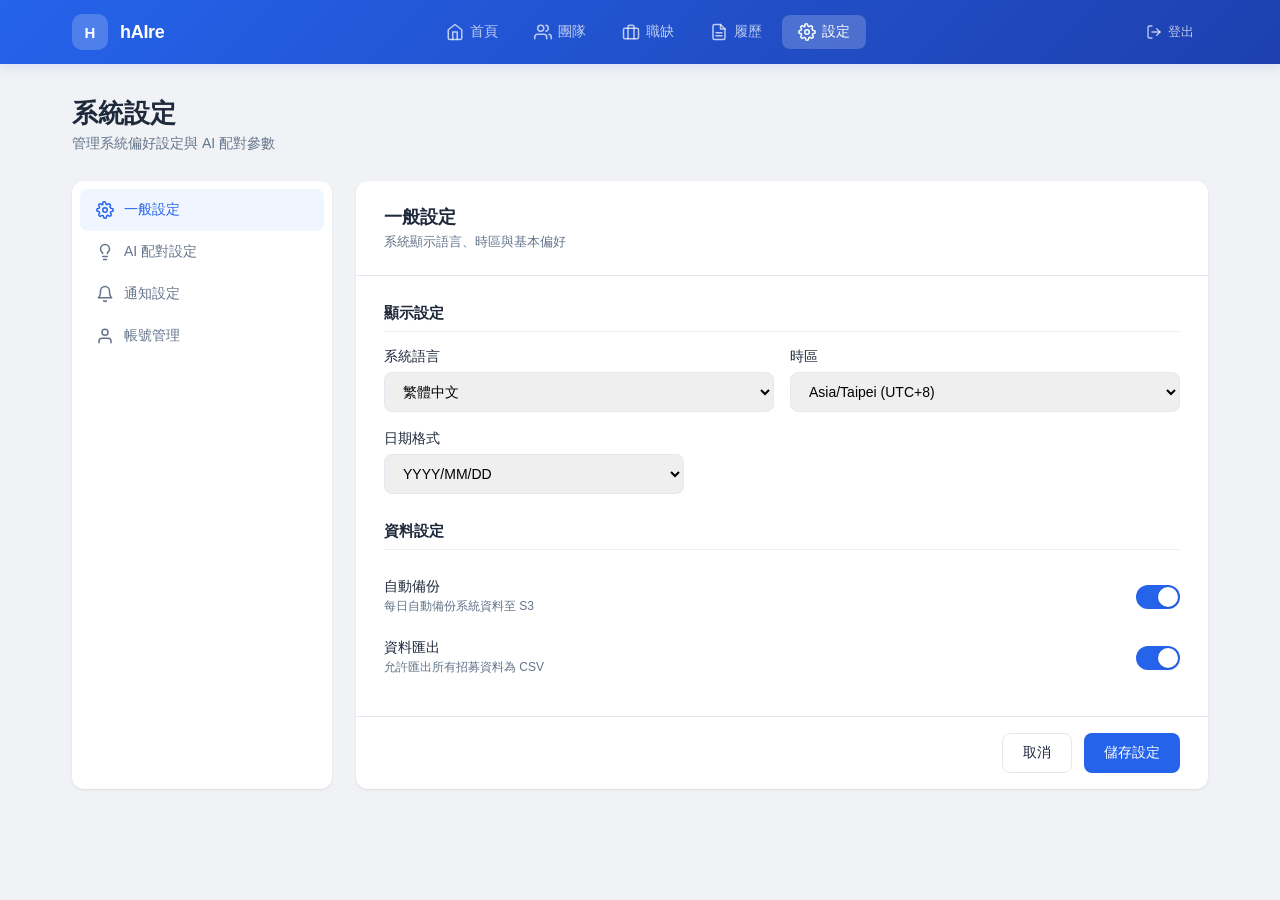
<file: docs/admin-settings.html>
<!DOCTYPE html>
<html lang="zh-TW">
<head>
  <meta charset="UTF-8">
  <meta name="viewport" content="width=device-width, initial-scale=1.0">
  <title>系統設定 - hAIre</title>
  <link rel="stylesheet" href="css/style.css">
</head>
<body>
  <!-- Top Navbar -->
  <nav class="navbar">
    <div class="navbar-inner">
      <a href="index.html" class="navbar-brand">
        <div class="navbar-logo">H</div>
        <span>hAIre</span>
      </a>
      <div class="navbar-nav">
        <a href="index.html"><svg viewBox="0 0 24 24" fill="none" stroke="currentColor" stroke-width="2" stroke-linecap="round" stroke-linejoin="round"><path d="M3 9l9-7 9 7v11a2 2 0 0 1-2 2H5a2 2 0 0 1-2-2z"/><polyline points="9 22 9 12 15 12 15 22"/></svg><span>首頁</span></a>
        <a href="admin-teams.html"><svg viewBox="0 0 24 24" fill="none" stroke="currentColor" stroke-width="2" stroke-linecap="round" stroke-linejoin="round"><path d="M17 21v-2a4 4 0 0 0-4-4H5a4 4 0 0 0-4 4v2"/><circle cx="9" cy="7" r="4"/><path d="M23 21v-2a4 4 0 0 0-3-3.87"/><path d="M16 3.13a4 4 0 0 1 0 7.75"/></svg><span>團隊</span></a>
        <a href="admin-jobs.html"><svg viewBox="0 0 24 24" fill="none" stroke="currentColor" stroke-width="2" stroke-linecap="round" stroke-linejoin="round"><rect x="2" y="7" width="20" height="14" rx="2" ry="2"/><path d="M16 21V5a2 2 0 0 0-2-2h-4a2 2 0 0 0-2 2v16"/></svg><span>職缺</span></a>
        <a href="admin-resumes.html"><svg viewBox="0 0 24 24" fill="none" stroke="currentColor" stroke-width="2" stroke-linecap="round" stroke-linejoin="round"><path d="M14 2H6a2 2 0 0 0-2 2v16a2 2 0 0 0 2 2h12a2 2 0 0 0 2-2V8z"/><polyline points="14 2 14 8 20 8"/><line x1="16" y1="13" x2="8" y2="13"/><line x1="16" y1="17" x2="8" y2="17"/></svg><span>履歷</span></a>
        <a href="admin-settings.html" class="active"><svg viewBox="0 0 24 24" fill="none" stroke="currentColor" stroke-width="2" stroke-linecap="round" stroke-linejoin="round"><circle cx="12" cy="12" r="3"/><path d="M19.4 15a1.65 1.65 0 0 0 .33 1.82l.06.06a2 2 0 0 1 0 2.83 2 2 0 0 1-2.83 0l-.06-.06a1.65 1.65 0 0 0-1.82-.33 1.65 1.65 0 0 0-1 1.51V21a2 2 0 0 1-4 0v-.09A1.65 1.65 0 0 0 9 19.4a1.65 1.65 0 0 0-1.82.33l-.06.06a2 2 0 0 1-2.83-2.83l.06-.06A1.65 1.65 0 0 0 4.68 15a1.65 1.65 0 0 0-1.51-1H3a2 2 0 0 1 0-4h.09A1.65 1.65 0 0 0 4.6 9a1.65 1.65 0 0 0-.33-1.82l-.06-.06a2 2 0 0 1 2.83-2.83l.06.06A1.65 1.65 0 0 0 9 4.68V3a2 2 0 0 1 4 0v.09a1.65 1.65 0 0 0 1 1.51 1.65 1.65 0 0 0 1.82-.33l.06-.06a2 2 0 0 1 2.83 2.83l-.06.06A1.65 1.65 0 0 0 19.4 9a1.65 1.65 0 0 0 1.51 1H21a2 2 0 0 1 0 4h-.09a1.65 1.65 0 0 0-1.51 1z"/></svg><span>設定</span></a>
      </div>
      <div class="navbar-actions">
        <a href="login.html"><svg viewBox="0 0 24 24" fill="none" stroke="currentColor" stroke-width="2" stroke-linecap="round" stroke-linejoin="round"><path d="M9 21H5a2 2 0 0 1-2-2V5a2 2 0 0 1 2-2h4"/><polyline points="16 17 21 12 16 7"/><line x1="21" y1="12" x2="9" y2="12"/></svg>登出</a>
      </div>
    </div>
  </nav>

  <!-- Main Content -->
  <main class="main-content">
    <div class="page-header">
      <div>
        <h1>系統設定</h1>
        <p class="subtitle">管理系統偏好設定與 AI 配對參數</p>
      </div>
    </div>

    <div class="settings-grid">
      <!-- Left Nav -->
      <div class="settings-nav">
        <button class="settings-nav-item active" data-panel="general" onclick="switchPanel('general', this)">
          <svg viewBox="0 0 24 24" fill="none" stroke="currentColor" stroke-width="2" stroke-linecap="round" stroke-linejoin="round"><circle cx="12" cy="12" r="3"/><path d="M19.4 15a1.65 1.65 0 0 0 .33 1.82l.06.06a2 2 0 0 1 0 2.83 2 2 0 0 1-2.83 0l-.06-.06a1.65 1.65 0 0 0-1.82-.33 1.65 1.65 0 0 0-1 1.51V21a2 2 0 0 1-4 0v-.09A1.65 1.65 0 0 0 9 19.4a1.65 1.65 0 0 0-1.82.33l-.06.06a2 2 0 0 1-2.83-2.83l.06-.06A1.65 1.65 0 0 0 4.68 15a1.65 1.65 0 0 0-1.51-1H3a2 2 0 0 1 0-4h.09A1.65 1.65 0 0 0 4.6 9a1.65 1.65 0 0 0-.33-1.82l-.06-.06a2 2 0 0 1 2.83-2.83l.06.06A1.65 1.65 0 0 0 9 4.68V3a2 2 0 0 1 4 0v.09a1.65 1.65 0 0 0 1 1.51 1.65 1.65 0 0 0 1.82-.33l.06-.06a2 2 0 0 1 2.83 2.83l-.06.06A1.65 1.65 0 0 0 19.4 9a1.65 1.65 0 0 0 1.51 1H21a2 2 0 0 1 0 4h-.09a1.65 1.65 0 0 0-1.51 1z"/></svg>
          一般設定
        </button>
        <button class="settings-nav-item" data-panel="ai" onclick="switchPanel('ai', this)">
          <svg viewBox="0 0 24 24" fill="none" stroke="currentColor" stroke-width="2" stroke-linecap="round" stroke-linejoin="round"><line x1="9" y1="18" x2="15" y2="18"/><line x1="10" y1="22" x2="14" y2="22"/><path d="M15.09 14c.18-.98.65-1.74 1.41-2.5A4.65 4.65 0 0 0 18 8 6 6 0 0 0 6 8c0 1 .23 2.23 1.5 3.5A4.61 4.61 0 0 1 8.91 14"/></svg>
          AI 配對設定
        </button>
        <button class="settings-nav-item" data-panel="notification" onclick="switchPanel('notification', this)">
          <svg viewBox="0 0 24 24" fill="none" stroke="currentColor" stroke-width="2" stroke-linecap="round" stroke-linejoin="round"><path d="M18 8A6 6 0 0 0 6 8c0 7-3 9-3 9h18s-3-2-3-9"/><path d="M13.73 21a2 2 0 0 1-3.46 0"/></svg>
          通知設定
        </button>
        <button class="settings-nav-item" data-panel="account" onclick="switchPanel('account', this)">
          <svg viewBox="0 0 24 24" fill="none" stroke="currentColor" stroke-width="2" stroke-linecap="round" stroke-linejoin="round"><path d="M20 21v-2a4 4 0 0 0-4-4H8a4 4 0 0 0-4 4v2"/><circle cx="12" cy="7" r="4"/></svg>
          帳號管理
        </button>
      </div>

      <!-- Panels -->
      <div>
        <!-- General -->
        <div class="settings-panel" id="panel-general">
          <div class="settings-panel-header">
            <h2>一般設定</h2>
            <p>系統顯示語言、時區與基本偏好</p>
          </div>
          <div class="settings-panel-body">
            <div class="settings-section">
              <div class="settings-section-title">顯示設定</div>
              <div class="form-row">
                <div class="form-group">
                  <label class="form-label">系統語言</label>
                  <select class="form-input">
                    <option selected>繁體中文</option>
                    <option>English</option>
                    <option>日本語</option>
                  </select>
                </div>
                <div class="form-group">
                  <label class="form-label">時區</label>
                  <select class="form-input">
                    <option selected>Asia/Taipei (UTC+8)</option>
                    <option>Asia/Tokyo (UTC+9)</option>
                    <option>America/New_York (UTC-5)</option>
                  </select>
                </div>
              </div>
              <div class="form-group">
                <label class="form-label">日期格式</label>
                <select class="form-input" style="max-width:300px">
                  <option selected>YYYY/MM/DD</option>
                  <option>DD/MM/YYYY</option>
                  <option>MM/DD/YYYY</option>
                </select>
              </div>
            </div>
            <div class="settings-section">
              <div class="settings-section-title">資料設定</div>
              <div class="settings-row">
                <div>
                  <div class="settings-row-label">自動備份</div>
                  <div class="settings-row-desc">每日自動備份系統資料至 S3</div>
                </div>
                <div class="toggle-switch active" onclick="this.classList.toggle('active')"></div>
              </div>
              <div class="settings-row">
                <div>
                  <div class="settings-row-label">資料匯出</div>
                  <div class="settings-row-desc">允許匯出所有招募資料為 CSV</div>
                </div>
                <div class="toggle-switch active" onclick="this.classList.toggle('active')"></div>
              </div>
            </div>
          </div>
          <div class="settings-panel-footer">
            <button class="btn btn-secondary" onclick="showToast('已取消變更')">取消</button>
            <button class="btn btn-primary" onclick="showToast('設定已儲存')">儲存設定</button>
          </div>
        </div>

        <!-- AI -->
        <div class="settings-panel" id="panel-ai" style="display:none">
          <div class="settings-panel-header">
            <h2>AI 配對設定</h2>
            <p>調整 AI 履歷配對引擎的參數與行為</p>
          </div>
          <div class="settings-panel-body">
            <div class="settings-section">
              <div class="settings-section-title">配對引擎</div>
              <div class="form-group">
                <label class="form-label">AI 模型</label>
                <select class="form-input" style="max-width:400px">
                  <option selected>Claude Sonnet 4.6 (推薦)</option>
                  <option>Claude Haiku 4.5</option>
                  <option>Claude Opus 4.6</option>
                </select>
              </div>
              <div class="form-row">
                <div class="form-group">
                  <label class="form-label">最低配對分數門檻</label>
                  <input class="form-input" type="number" value="60" min="0" max="100">
                </div>
                <div class="form-group">
                  <label class="form-label">每職缺最大推薦人數</label>
                  <input class="form-input" type="number" value="10" min="1" max="50">
                </div>
              </div>
            </div>
            <div class="settings-section">
              <div class="settings-section-title">向量搜尋</div>
              <div class="form-row">
                <div class="form-group">
                  <label class="form-label">Embedding 模型</label>
                  <select class="form-input">
                    <option selected>Amazon Titan Embedding v2</option>
                    <option>OpenAI text-embedding-3-large</option>
                  </select>
                </div>
                <div class="form-group">
                  <label class="form-label">相似度演算法</label>
                  <select class="form-input">
                    <option selected>Cosine Similarity</option>
                    <option>Euclidean Distance</option>
                    <option>Dot Product</option>
                  </select>
                </div>
              </div>
              <div class="settings-row">
                <div>
                  <div class="settings-row-label">自動重新索引</div>
                  <div class="settings-row-desc">新履歷上傳後自動更新向量索引</div>
                </div>
                <div class="toggle-switch active" onclick="this.classList.toggle('active')"></div>
              </div>
            </div>
          </div>
          <div class="settings-panel-footer">
            <button class="btn btn-secondary" onclick="showToast('已取消變更')">取消</button>
            <button class="btn btn-primary" onclick="showToast('AI 設定已儲存')">儲存設定</button>
          </div>
        </div>

        <!-- Notification -->
        <div class="settings-panel" id="panel-notification" style="display:none">
          <div class="settings-panel-header">
            <h2>通知設定</h2>
            <p>管理系統通知與提醒偏好</p>
          </div>
          <div class="settings-panel-body">
            <div class="settings-section">
              <div class="settings-section-title">Email 通知</div>
              <div class="settings-row">
                <div>
                  <div class="settings-row-label">新配對結果</div>
                  <div class="settings-row-desc">當 AI 完成候選人配對時發送 Email</div>
                </div>
                <div class="toggle-switch active" onclick="this.classList.toggle('active')"></div>
              </div>
              <div class="settings-row">
                <div>
                  <div class="settings-row-label">履歷解析完成</div>
                  <div class="settings-row-desc">履歷上傳解析完成後通知</div>
                </div>
                <div class="toggle-switch active" onclick="this.classList.toggle('active')"></div>
              </div>
              <div class="settings-row">
                <div>
                  <div class="settings-row-label">週報摘要</div>
                  <div class="settings-row-desc">每週一發送招募進度摘要</div>
                </div>
                <div class="toggle-switch" onclick="this.classList.toggle('active')"></div>
              </div>
            </div>
            <div class="settings-section">
              <div class="settings-section-title">系統通知</div>
              <div class="settings-row">
                <div>
                  <div class="settings-row-label">瀏覽器推播</div>
                  <div class="settings-row-desc">啟用瀏覽器桌面通知</div>
                </div>
                <div class="toggle-switch" onclick="this.classList.toggle('active')"></div>
              </div>
            </div>
          </div>
          <div class="settings-panel-footer">
            <button class="btn btn-secondary" onclick="showToast('已取消變更')">取消</button>
            <button class="btn btn-primary" onclick="showToast('通知設定已儲存')">儲存設定</button>
          </div>
        </div>

        <!-- Account -->
        <div class="settings-panel" id="panel-account" style="display:none">
          <div class="settings-panel-header">
            <h2>帳號管理</h2>
            <p>管理您的個人資訊與安全設定</p>
          </div>
          <div class="settings-panel-body">
            <div class="settings-section">
              <div class="settings-section-title">個人資訊</div>
              <div class="form-row">
                <div class="form-group">
                  <label class="form-label">姓名</label>
                  <input class="form-input" type="text" value="Admin User">
                </div>
                <div class="form-group">
                  <label class="form-label">Email</label>
                  <input class="form-input" type="email" value="admin@haire.ai">
                </div>
              </div>
              <div class="form-group">
                <label class="form-label">角色</label>
                <input class="form-input" type="text" value="系統管理員" disabled style="max-width:300px;background:#f0f0f0">
              </div>
            </div>
            <div class="settings-section">
              <div class="settings-section-title">安全設定</div>
              <div class="settings-row">
                <div>
                  <div class="settings-row-label">雙重驗證 (2FA)</div>
                  <div class="settings-row-desc">使用驗證器 App 進行二階段驗證</div>
                </div>
                <div class="toggle-switch" onclick="this.classList.toggle('active')"></div>
              </div>
              <div class="form-group" style="margin-top:16px">
                <label class="form-label">變更密碼</label>
                <div class="form-row">
                  <input class="form-input" type="password" placeholder="輸入目前密碼">
                  <input class="form-input" type="password" placeholder="輸入新密碼">
                </div>
              </div>
            </div>
          </div>
          <div class="settings-panel-footer">
            <button class="btn btn-secondary" onclick="showToast('已取消變更')">取消</button>
            <button class="btn btn-primary" onclick="showToast('帳號設定已儲存')">儲存設定</button>
          </div>
        </div>
      </div>
    </div>
  </main>

  <script src="js/main.js"></script>
  <script>
    function switchPanel(name, btn) {
      document.querySelectorAll('.settings-panel').forEach(p => p.style.display = 'none');
      document.querySelectorAll('.settings-nav-item').forEach(b => b.classList.remove('active'));
      document.getElementById('panel-' + name).style.display = 'block';
      btn.classList.add('active');
    }
  </script>
</body>
</html>
</file>
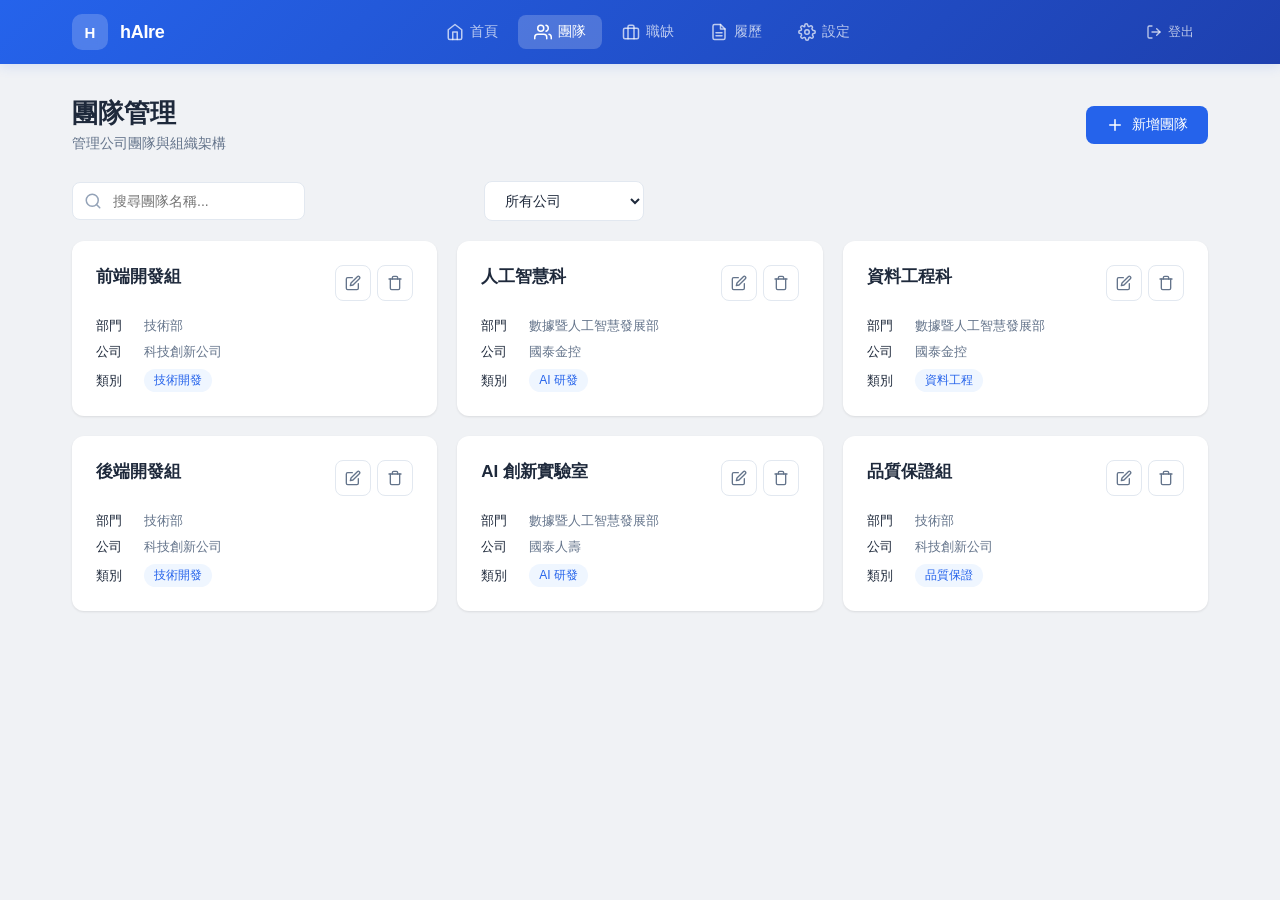
<file: docs/admin-teams.html>
<!DOCTYPE html>
<html lang="zh-TW">
<head>
  <meta charset="UTF-8">
  <meta name="viewport" content="width=device-width, initial-scale=1.0">
  <title>團隊管理 - hAIre</title>
  <link rel="stylesheet" href="css/style.css">
</head>
<body>
  <!-- Top Navbar -->
  <nav class="navbar">
    <div class="navbar-inner">
      <a href="index.html" class="navbar-brand">
        <div class="navbar-logo">H</div>
        <span>hAIre</span>
      </a>
      <div class="navbar-nav">
        <a href="index.html"><svg viewBox="0 0 24 24" fill="none" stroke="currentColor" stroke-width="2" stroke-linecap="round" stroke-linejoin="round"><path d="M3 9l9-7 9 7v11a2 2 0 0 1-2 2H5a2 2 0 0 1-2-2z"/><polyline points="9 22 9 12 15 12 15 22"/></svg><span>首頁</span></a>
        <a href="admin-teams.html" class="active"><svg viewBox="0 0 24 24" fill="none" stroke="currentColor" stroke-width="2" stroke-linecap="round" stroke-linejoin="round"><path d="M17 21v-2a4 4 0 0 0-4-4H5a4 4 0 0 0-4 4v2"/><circle cx="9" cy="7" r="4"/><path d="M23 21v-2a4 4 0 0 0-3-3.87"/><path d="M16 3.13a4 4 0 0 1 0 7.75"/></svg><span>團隊</span></a>
        <a href="admin-jobs.html"><svg viewBox="0 0 24 24" fill="none" stroke="currentColor" stroke-width="2" stroke-linecap="round" stroke-linejoin="round"><rect x="2" y="7" width="20" height="14" rx="2" ry="2"/><path d="M16 21V5a2 2 0 0 0-2-2h-4a2 2 0 0 0-2 2v16"/></svg><span>職缺</span></a>
        <a href="admin-resumes.html"><svg viewBox="0 0 24 24" fill="none" stroke="currentColor" stroke-width="2" stroke-linecap="round" stroke-linejoin="round"><path d="M14 2H6a2 2 0 0 0-2 2v16a2 2 0 0 0 2 2h12a2 2 0 0 0 2-2V8z"/><polyline points="14 2 14 8 20 8"/><line x1="16" y1="13" x2="8" y2="13"/><line x1="16" y1="17" x2="8" y2="17"/></svg><span>履歷</span></a>
        <a href="admin-settings.html"><svg viewBox="0 0 24 24" fill="none" stroke="currentColor" stroke-width="2" stroke-linecap="round" stroke-linejoin="round"><circle cx="12" cy="12" r="3"/><path d="M19.4 15a1.65 1.65 0 0 0 .33 1.82l.06.06a2 2 0 0 1 0 2.83 2 2 0 0 1-2.83 0l-.06-.06a1.65 1.65 0 0 0-1.82-.33 1.65 1.65 0 0 0-1 1.51V21a2 2 0 0 1-4 0v-.09A1.65 1.65 0 0 0 9 19.4a1.65 1.65 0 0 0-1.82.33l-.06.06a2 2 0 0 1-2.83-2.83l.06-.06A1.65 1.65 0 0 0 4.68 15a1.65 1.65 0 0 0-1.51-1H3a2 2 0 0 1 0-4h.09A1.65 1.65 0 0 0 4.6 9a1.65 1.65 0 0 0-.33-1.82l-.06-.06a2 2 0 0 1 2.83-2.83l.06.06A1.65 1.65 0 0 0 9 4.68V3a2 2 0 0 1 4 0v.09a1.65 1.65 0 0 0 1 1.51 1.65 1.65 0 0 0 1.82-.33l.06-.06a2 2 0 0 1 2.83 2.83l-.06.06A1.65 1.65 0 0 0 19.4 9a1.65 1.65 0 0 0 1.51 1H21a2 2 0 0 1 0 4h-.09a1.65 1.65 0 0 0-1.51 1z"/></svg><span>設定</span></a>
      </div>
      <div class="navbar-actions">
        <a href="login.html"><svg viewBox="0 0 24 24" fill="none" stroke="currentColor" stroke-width="2" stroke-linecap="round" stroke-linejoin="round"><path d="M9 21H5a2 2 0 0 1-2-2V5a2 2 0 0 1 2-2h4"/><polyline points="16 17 21 12 16 7"/><line x1="21" y1="12" x2="9" y2="12"/></svg>登出</a>
      </div>
    </div>
  </nav>

  <!-- Main Content -->
  <main class="main-content">
    <div class="page-header">
      <div>
        <h1>團隊管理</h1>
        <p class="subtitle">管理公司團隊與組織架構</p>
      </div>
      <button class="btn btn-primary" onclick="openModal()">
        <svg viewBox="0 0 24 24" fill="none" stroke="currentColor" stroke-width="2" stroke-linecap="round" stroke-linejoin="round" style="width:18px;height:18px"><line x1="12" y1="5" x2="12" y2="19"/><line x1="5" y1="12" x2="19" y2="12"/></svg>
        新增團隊
      </button>
    </div>

    <!-- Toolbar -->
    <div class="toolbar">
      <div class="search-wrapper">
        <svg viewBox="0 0 24 24" fill="none" stroke="currentColor" stroke-width="2" stroke-linecap="round" stroke-linejoin="round"><circle cx="11" cy="11" r="8"/><line x1="21" y1="21" x2="16.65" y2="16.65"/></svg>
        <input class="search-input" type="text" id="searchInput" placeholder="搜尋團隊名稱..." oninput="filterTeams()">
      </div>
      <select class="filter-select" id="companyFilter" onchange="filterTeams()">
        <option value="">所有公司</option>
      </select>
    </div>

    <!-- Teams Grid -->
    <div class="teams-grid" id="teamsGrid">
      <!-- Populated by JS -->
    </div>
  </main>

  <!-- Add/Edit Team Modal -->
  <div class="modal-overlay" id="teamModal">
    <div class="modal">
      <div class="modal-header">
        <h2 id="modalTitle">新增團隊</h2>
        <button class="modal-close" onclick="closeModal()">
          <svg viewBox="0 0 24 24" fill="none" stroke="currentColor" stroke-width="2" stroke-linecap="round" stroke-linejoin="round" style="width:20px;height:20px"><line x1="18" y1="6" x2="6" y2="18"/><line x1="6" y1="6" x2="18" y2="18"/></svg>
        </button>
      </div>
      <div class="modal-body">
        <form id="teamForm">
          <div class="form-row">
            <div class="form-group">
              <label class="form-label">公司名稱</label>
              <input class="form-input" type="text" id="companyName" placeholder="例：國泰金控" required>
            </div>
            <div class="form-group">
              <label class="form-label">公司代號</label>
              <input class="form-input" type="text" id="companyCode" placeholder="例：CFU">
            </div>
          </div>
          <div class="form-row">
            <div class="form-group">
              <label class="form-label">部門名稱</label>
              <input class="form-input" type="text" id="deptName" placeholder="例：數據暨人工智慧發展部" required>
            </div>
            <div class="form-group">
              <label class="form-label">部門代號</label>
              <input class="form-input" type="text" id="deptCode" placeholder="例：DATAAI">
            </div>
          </div>
          <div class="form-row">
            <div class="form-group">
              <label class="form-label">團隊名稱</label>
              <input class="form-input" type="text" id="teamName" placeholder="例：人工智慧科" required>
            </div>
            <div class="form-group">
              <label class="form-label">類別代號</label>
              <input class="form-input" type="text" id="teamCode" placeholder="例：AI">
            </div>
          </div>
          <div class="form-group">
            <label class="form-label">團隊描述</label>
            <textarea class="form-input" id="teamDesc" rows="3" placeholder="請輸入團隊描述..."></textarea>
          </div>
          <div class="form-group">
            <label class="form-label">上傳附件</label>
            <div class="file-upload" id="fileUpload" onclick="document.getElementById('fileInput').click()">
              <svg viewBox="0 0 24 24" fill="none" stroke="currentColor" stroke-width="2" stroke-linecap="round" stroke-linejoin="round"><path d="M21 15v4a2 2 0 0 1-2 2H5a2 2 0 0 1-2-2v-4"/><polyline points="17 8 12 3 7 8"/><line x1="12" y1="3" x2="12" y2="15"/></svg>
              <p>拖放檔案到此處或點擊上傳</p>
              <p class="hint">支援 PDF、DOC、DOCX 格式</p>
            </div>
            <input type="file" id="fileInput" style="display:none" accept=".pdf,.doc,.docx">
          </div>
        </form>
      </div>
      <div class="modal-footer">
        <button class="btn btn-secondary" onclick="closeModal()">取消</button>
        <button class="btn btn-primary" onclick="saveTeam()">儲存</button>
      </div>
    </div>
  </div>

  <script src="js/mock-data.js"></script>
  <script src="js/main.js"></script>
  <script>
    let editingTeamId = null;

    function renderTeams(teams) {
      const grid = document.getElementById('teamsGrid');
      if (teams.length === 0) {
        grid.innerHTML = `
          <div class="empty-state" style="grid-column: 1 / -1">
            <svg viewBox="0 0 24 24" fill="none" stroke="currentColor" stroke-width="2" stroke-linecap="round" stroke-linejoin="round"><path d="M17 21v-2a4 4 0 0 0-4-4H5a4 4 0 0 0-4 4v2"/><circle cx="9" cy="7" r="4"/><path d="M23 21v-2a4 4 0 0 0-3-3.87"/><path d="M16 3.13a4 4 0 0 1 0 7.75"/></svg>
            <h3>尚無團隊資料</h3>
            <p>點擊「新增團隊」按鈕來建立第一個團隊</p>
          </div>`;
        return;
      }
      grid.innerHTML = teams.map(t => `
        <div class="team-card" data-id="${t.id}">
          <div class="team-card-header">
            <div class="team-card-title">${t.team_name}</div>
            <div class="team-card-actions">
              <button class="btn-icon" onclick="editTeam('${t.id}')" title="編輯">
                <svg viewBox="0 0 24 24" fill="none" stroke="currentColor" stroke-width="2" stroke-linecap="round" stroke-linejoin="round"><path d="M11 4H4a2 2 0 0 0-2 2v14a2 2 0 0 0 2 2h14a2 2 0 0 0 2-2v-7"/><path d="M18.5 2.5a2.121 2.121 0 0 1 3 3L12 15l-4 1 1-4 9.5-9.5z"/></svg>
              </button>
              <button class="btn-icon danger" onclick="deleteTeam('${t.id}')" title="刪除">
                <svg viewBox="0 0 24 24" fill="none" stroke="currentColor" stroke-width="2" stroke-linecap="round" stroke-linejoin="round"><polyline points="3 6 5 6 21 6"/><path d="M19 6v14a2 2 0 0 1-2 2H7a2 2 0 0 1-2-2V6m3 0V4a2 2 0 0 1 2-2h4a2 2 0 0 1 2 2v2"/></svg>
              </button>
            </div>
          </div>
          <div class="team-card-info">
            <div class="team-card-info-row">
              <span class="label">部門</span>
              <span>${t.department}</span>
            </div>
            <div class="team-card-info-row">
              <span class="label">公司</span>
              <span>${t.company}</span>
            </div>
            <div class="team-card-info-row">
              <span class="label">類別</span>
              <span class="team-card-badge">${t.category || t.team_code}</span>
            </div>
          </div>
        </div>
      `).join('');
    }

    function populateFilters() {
      const companies = [...new Set(MOCK_TEAMS.map(t => t.company))];
      const select = document.getElementById('companyFilter');
      companies.forEach(c => {
        const opt = document.createElement('option');
        opt.value = c;
        opt.textContent = c;
        select.appendChild(opt);
      });
    }

    function filterTeams() {
      const search = document.getElementById('searchInput').value.toLowerCase();
      const company = document.getElementById('companyFilter').value;
      const filtered = MOCK_TEAMS.filter(t => {
        const matchSearch = t.team_name.toLowerCase().includes(search) ||
                           t.department.toLowerCase().includes(search);
        const matchCompany = !company || t.company === company;
        return matchSearch && matchCompany;
      });
      renderTeams(filtered);
    }

    function openModal() {
      editingTeamId = null;
      document.getElementById('modalTitle').textContent = '新增團隊';
      document.getElementById('teamForm').reset();
      document.getElementById('teamModal').classList.add('active');
    }

    function closeModal() {
      document.getElementById('teamModal').classList.remove('active');
      editingTeamId = null;
    }

    function editTeam(id) {
      const team = MOCK_TEAMS.find(t => t.id === id);
      if (!team) return;
      editingTeamId = id;
      document.getElementById('modalTitle').textContent = '編輯團隊';
      document.getElementById('companyName').value = team.company;
      document.getElementById('companyCode').value = team.company_code;
      document.getElementById('deptName').value = team.department;
      document.getElementById('deptCode').value = team.dept_code;
      document.getElementById('teamName').value = team.team_name;
      document.getElementById('teamCode').value = team.team_code;
      document.getElementById('teamDesc').value = team.description || '';
      document.getElementById('teamModal').classList.add('active');
    }

    function deleteTeam(id) {
      if (!confirm('確定要刪除此團隊嗎？')) return;
      const idx = MOCK_TEAMS.findIndex(t => t.id === id);
      if (idx > -1) {
        MOCK_TEAMS.splice(idx, 1);
        filterTeams();
        showToast('團隊已刪除');
      }
    }

    function saveTeam() {
      const data = {
        company: document.getElementById('companyName').value,
        company_code: document.getElementById('companyCode').value,
        department: document.getElementById('deptName').value,
        dept_code: document.getElementById('deptCode').value,
        team_name: document.getElementById('teamName').value,
        team_code: document.getElementById('teamCode').value,
        description: document.getElementById('teamDesc').value,
        category: document.getElementById('teamCode').value
      };

      if (!data.company || !data.department || !data.team_name) {
        showToast('請填寫必要欄位', 'error');
        return;
      }

      if (editingTeamId) {
        const team = MOCK_TEAMS.find(t => t.id === editingTeamId);
        if (team) Object.assign(team, data);
        showToast('團隊已更新');
      } else {
        data.id = `${data.company_code}-${data.dept_code}-${data.team_code}`;
        MOCK_TEAMS.push(data);
        showToast('團隊已新增');
      }

      closeModal();
      populateFilters();
      filterTeams();
    }

    // Close modal on overlay click
    document.getElementById('teamModal').addEventListener('click', function(e) {
      if (e.target === this) closeModal();
    });

    // Init
    populateFilters();
    renderTeams(MOCK_TEAMS);
  </script>
</body>
</html>
</file>
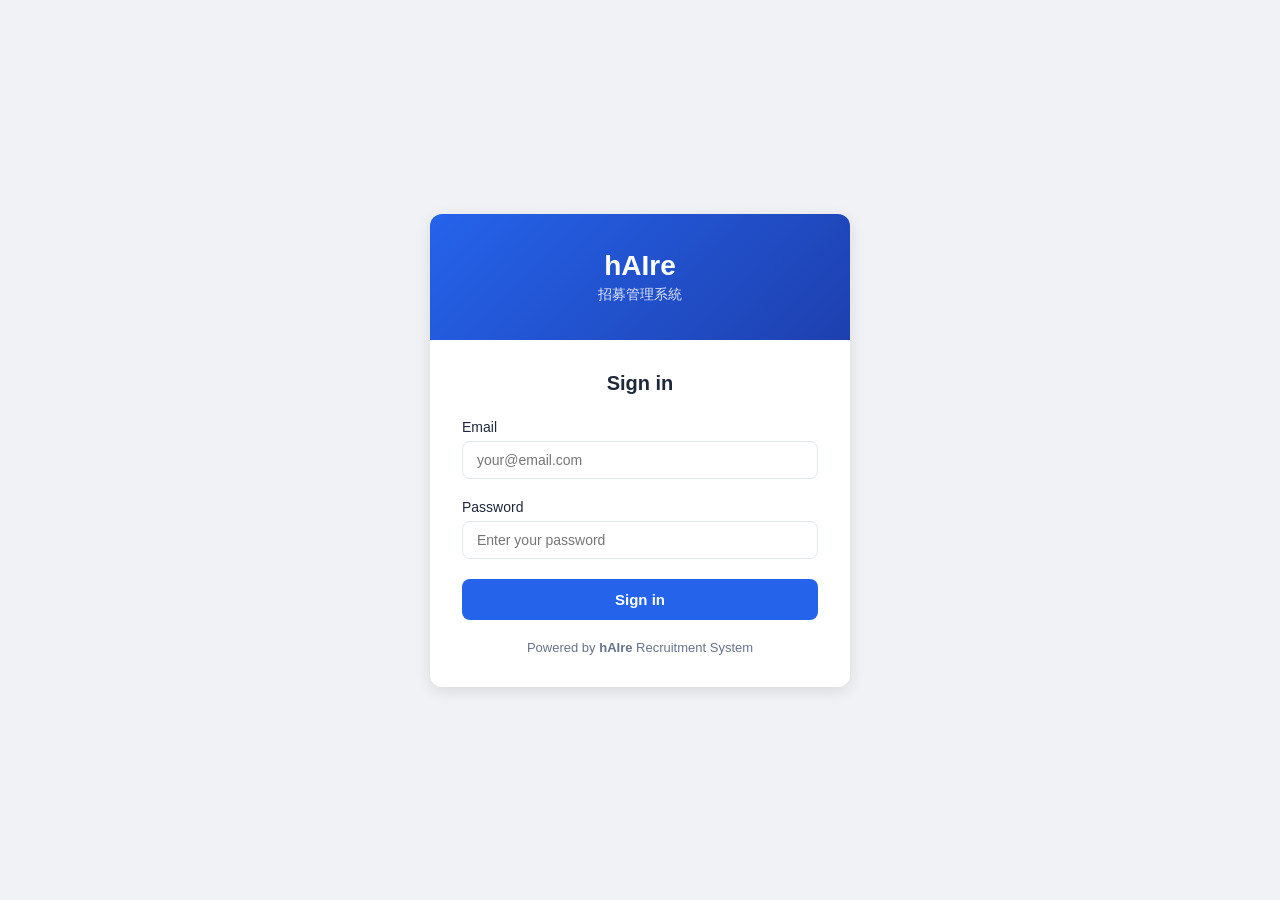
<file: docs/login.html>
<!DOCTYPE html>
<html lang="zh-TW">
<head>
  <meta charset="UTF-8">
  <meta name="viewport" content="width=device-width, initial-scale=1.0">
  <title>登入 - hAIre 招募管理系統</title>
  <link rel="stylesheet" href="css/style.css">
</head>
<body class="login-page" style="display:flex">
  <div class="login-container">
    <div class="login-header">
      <h1>hAIre</h1>
      <p>招募管理系統</p>
    </div>
    <div class="login-body">
      <h2>Sign in</h2>
      <form id="loginForm" onsubmit="handleLogin(event)">
        <div class="form-group">
          <label class="form-label" for="email">Email</label>
          <input class="form-input" type="email" id="email" placeholder="your@email.com" required>
        </div>
        <div class="form-group">
          <label class="form-label" for="password">Password</label>
          <input class="form-input" type="password" id="password" placeholder="Enter your password" required>
        </div>
        <button type="submit" class="login-btn">Sign in</button>
      </form>
      <div class="login-footer">
        <p>Powered by <strong>hAIre</strong> Recruitment System</p>
      </div>
    </div>
  </div>

  <script>
    function handleLogin(e) {
      e.preventDefault();
      // Demo: redirect to dashboard
      window.location.href = 'index.html';
    }
  </script>
</body>
</html>
</file>
<file: docs/css/style.css>
/* ===== CSS Variables ===== */
:root {
  --primary: #2563EB;
  --primary-dark: #1D4ED8;
  --primary-light: #EFF6FF;
  --bg: #f0f2f5;
  --card-bg: #ffffff;
  --text-primary: #1e293b;
  --text-secondary: #64748b;
  --text-light: #94a3b8;
  --border: #e2e8f0;
  --danger: #e74c3c;
  --danger-hover: #c0392b;
  --warning: #f39c12;
  --info: #3498db;
  --success: #27ae60;
  --shadow: 0 1px 3px rgba(0,0,0,0.06), 0 1px 2px rgba(0,0,0,0.04);
  --shadow-hover: 0 4px 16px rgba(0,0,0,0.1);
  --radius: 12px;
  --max-width: 1200px;
  --navbar-height: 64px;
}

/* ===== Reset & Base ===== */
*, *::before, *::after {
  margin: 0;
  padding: 0;
  box-sizing: border-box;
}

body {
  font-family: -apple-system, BlinkMacSystemFont, 'Segoe UI', 'Noto Sans TC', 'Microsoft JhengHei', sans-serif;
  background: var(--bg);
  color: var(--text-primary);
  min-height: 100vh;
}

a {
  text-decoration: none;
  color: inherit;
}

ul {
  list-style: none;
}

button {
  cursor: pointer;
  border: none;
  font-family: inherit;
}

input, select, textarea {
  font-family: inherit;
  font-size: 14px;
}

/* ===== Top Navbar ===== */
.navbar {
  width: 100%;
  height: var(--navbar-height);
  background: linear-gradient(135deg, var(--primary) 0%, #1E40AF 100%);
  position: fixed;
  top: 0;
  left: 0;
  z-index: 100;
  display: flex;
  align-items: center;
  justify-content: center;
  box-shadow: 0 2px 12px rgba(37,99,235,0.15);
}

.navbar-inner {
  width: 100%;
  max-width: var(--max-width);
  padding: 0 32px;
  display: flex;
  align-items: center;
  justify-content: space-between;
}

.navbar-brand {
  display: flex;
  align-items: center;
  gap: 12px;
  color: white;
}

.navbar-logo {
  width: 36px;
  height: 36px;
  background: rgba(255,255,255,0.2);
  border-radius: 10px;
  display: flex;
  align-items: center;
  justify-content: center;
  color: white;
  font-weight: 700;
  font-size: 15px;
  backdrop-filter: blur(4px);
}

.navbar-brand span {
  font-size: 18px;
  font-weight: 700;
  letter-spacing: -0.3px;
}

.navbar-nav {
  display: flex;
  align-items: center;
  gap: 4px;
}

.navbar-nav a {
  display: flex;
  align-items: center;
  gap: 6px;
  padding: 8px 16px;
  border-radius: 8px;
  color: rgba(255,255,255,0.7);
  font-size: 14px;
  font-weight: 500;
  transition: all 0.2s;
}

.navbar-nav a:hover {
  background: rgba(255,255,255,0.15);
  color: white;
}

.navbar-nav a.active {
  background: rgba(255,255,255,0.2);
  color: white;
}

.navbar-nav a svg {
  width: 18px;
  height: 18px;
}

.navbar-actions {
  display: flex;
  align-items: center;
  gap: 8px;
}

.navbar-actions a {
  display: flex;
  align-items: center;
  gap: 6px;
  padding: 8px 14px;
  border-radius: 8px;
  color: rgba(255,255,255,0.7);
  font-size: 13px;
  font-weight: 500;
  transition: all 0.2s;
}

.navbar-actions a:hover {
  background: rgba(255,255,255,0.15);
  color: white;
}

.navbar-actions a svg {
  width: 16px;
  height: 16px;
}

/* ===== Main Content ===== */
.main-content {
  max-width: var(--max-width);
  margin: 0 auto;
  padding: calc(var(--navbar-height) + 32px) 32px 48px;
  min-height: 100vh;
}

/* ===== Page Header ===== */
.page-header {
  display: flex;
  align-items: center;
  justify-content: space-between;
  margin-bottom: 28px;
}

.page-header h1 {
  font-size: 26px;
  font-weight: 700;
  color: var(--text-primary);
}

.page-header .subtitle {
  font-size: 14px;
  color: var(--text-secondary);
  margin-top: 4px;
}

/* ===== Dashboard ===== */
.dashboard-hero {
  background: linear-gradient(135deg, var(--primary) 0%, #1E40AF 100%);
  border-radius: var(--radius);
  padding: 48px;
  color: white;
  margin-bottom: 28px;
  text-align: center;
}

.dashboard-hero h1 {
  font-size: 32px;
  font-weight: 700;
  margin-bottom: 8px;
}

.dashboard-hero p {
  font-size: 16px;
  opacity: 0.85;
}

.stats-grid {
  display: grid;
  grid-template-columns: repeat(4, 1fr);
  gap: 20px;
  margin-bottom: 32px;
}

.stat-card {
  background: var(--card-bg);
  border-radius: var(--radius);
  padding: 24px;
  box-shadow: var(--shadow);
  display: flex;
  align-items: center;
  gap: 16px;
  transition: all 0.2s;
}

.stat-card:hover {
  box-shadow: var(--shadow-hover);
  transform: translateY(-1px);
}

.stat-icon {
  width: 48px;
  height: 48px;
  border-radius: 12px;
  display: flex;
  align-items: center;
  justify-content: center;
  flex-shrink: 0;
}

.stat-icon svg {
  width: 24px;
  height: 24px;
}

.stat-icon.teams { background: #DBEAFE; color: #1D4ED8; }
.stat-icon.jobs { background: #E0E7FF; color: #4338CA; }
.stat-icon.resumes { background: #F0F9FF; color: #0369A1; }
.stat-icon.matches { background: #EDE9FE; color: #6D28D9; }

.stat-info h3 {
  font-size: 28px;
  font-weight: 700;
  line-height: 1;
}

.stat-info p {
  font-size: 13px;
  color: var(--text-secondary);
  margin-top: 4px;
}

.features-grid {
  display: grid;
  grid-template-columns: repeat(3, 1fr);
  gap: 20px;
}

.feature-card {
  background: var(--card-bg);
  border-radius: var(--radius);
  padding: 28px;
  box-shadow: var(--shadow);
  transition: all 0.2s;
  display: flex;
  flex-direction: column;
}

.feature-card:hover {
  box-shadow: var(--shadow-hover);
  transform: translateY(-2px);
}

.feature-card-icon {
  width: 48px;
  height: 48px;
  border-radius: 12px;
  display: flex;
  align-items: center;
  justify-content: center;
  margin-bottom: 16px;
}

.feature-card-icon svg {
  width: 24px;
  height: 24px;
}

.feature-card-icon.teams { background: #DBEAFE; color: #1D4ED8; }
.feature-card-icon.jobs { background: #E0E7FF; color: #4338CA; }
.feature-card-icon.resumes { background: #F0F9FF; color: #0369A1; }

.feature-card h3 {
  font-size: 18px;
  font-weight: 600;
  margin-bottom: 8px;
}

.feature-card p {
  font-size: 14px;
  color: var(--text-secondary);
  line-height: 1.6;
  margin-bottom: 20px;
  flex: 1;
}

.feature-card .btn {
  align-self: flex-start;
}

/* ===== Buttons ===== */
.btn {
  display: inline-flex;
  align-items: center;
  gap: 8px;
  padding: 10px 20px;
  border-radius: 8px;
  font-size: 14px;
  font-weight: 500;
  transition: all 0.2s;
}

.btn-primary {
  background: var(--primary);
  color: white;
}

.btn-primary:hover {
  background: var(--primary-dark);
}

.btn-secondary {
  background: var(--card-bg);
  color: var(--text-primary);
  border: 1px solid var(--border);
}

.btn-secondary:hover {
  background: #f1f5f9;
}

.btn-danger {
  background: var(--danger);
  color: white;
}

.btn-danger:hover {
  background: var(--danger-hover);
}

.btn-sm {
  padding: 6px 12px;
  font-size: 13px;
}

.btn-icon {
  width: 36px;
  height: 36px;
  padding: 0;
  display: flex;
  align-items: center;
  justify-content: center;
  border-radius: 8px;
  background: transparent;
  color: var(--text-secondary);
  border: 1px solid var(--border);
}

.btn-icon:hover {
  background: var(--bg);
  color: var(--text-primary);
}

.btn-icon.danger:hover {
  background: #fdeaea;
  color: var(--danger);
  border-color: var(--danger);
}

.btn-icon svg {
  width: 16px;
  height: 16px;
}

/* ===== Toolbar ===== */
.toolbar {
  display: flex;
  align-items: center;
  gap: 12px;
  margin-bottom: 20px;
}

.search-input {
  flex: 1;
  max-width: 400px;
  padding: 10px 16px 10px 40px;
  border: 1px solid var(--border);
  border-radius: 8px;
  font-size: 14px;
  background: var(--card-bg);
  transition: border-color 0.2s;
}

.search-input:focus {
  outline: none;
  border-color: var(--primary);
  box-shadow: 0 0 0 3px rgba(37,99,235,0.1);
}

.search-wrapper {
  position: relative;
  flex: 1;
  max-width: 400px;
}

.search-wrapper svg {
  position: absolute;
  left: 12px;
  top: 50%;
  transform: translateY(-50%);
  width: 18px;
  height: 18px;
  color: var(--text-light);
}

.filter-select {
  padding: 10px 16px;
  border: 1px solid var(--border);
  border-radius: 8px;
  font-size: 14px;
  background: var(--card-bg);
  color: var(--text-primary);
  min-width: 160px;
  cursor: pointer;
}

.filter-select:focus {
  outline: none;
  border-color: var(--primary);
}

/* ===== Team Cards Grid ===== */
.teams-grid {
  display: grid;
  grid-template-columns: repeat(auto-fill, minmax(340px, 1fr));
  gap: 20px;
}

.team-card {
  background: var(--card-bg);
  border-radius: var(--radius);
  padding: 24px;
  box-shadow: var(--shadow);
  transition: all 0.2s;
}

.team-card:hover {
  box-shadow: var(--shadow-hover);
  transform: translateY(-1px);
}

.team-card-header {
  display: flex;
  align-items: flex-start;
  justify-content: space-between;
  margin-bottom: 16px;
}

.team-card-title {
  font-size: 17px;
  font-weight: 600;
}

.team-card-actions {
  display: flex;
  gap: 6px;
}

.team-card-info {
  display: flex;
  flex-direction: column;
  gap: 8px;
}

.team-card-info-row {
  display: flex;
  align-items: center;
  gap: 8px;
  font-size: 13px;
  color: var(--text-secondary);
}

.team-card-info-row svg {
  width: 16px;
  height: 16px;
  flex-shrink: 0;
}

.team-card-info-row .label {
  font-weight: 500;
  color: var(--text-primary);
  min-width: 40px;
}

.team-card-badge {
  display: inline-flex;
  align-items: center;
  padding: 3px 10px;
  border-radius: 20px;
  font-size: 12px;
  font-weight: 500;
  background: var(--primary-light);
  color: var(--primary);
}

/* ===== Modal ===== */
.modal-overlay {
  display: none;
  position: fixed;
  inset: 0;
  background: rgba(0,0,0,0.5);
  z-index: 1000;
  align-items: center;
  justify-content: center;
}

.modal-overlay.active {
  display: flex;
}

.modal {
  background: var(--card-bg);
  border-radius: var(--radius);
  width: 90%;
  max-width: 600px;
  max-height: 90vh;
  overflow-y: auto;
  box-shadow: 0 20px 60px rgba(0,0,0,0.2);
}

.modal-header {
  display: flex;
  align-items: center;
  justify-content: space-between;
  padding: 20px 24px;
  border-bottom: 1px solid var(--border);
}

.modal-header h2 {
  font-size: 18px;
  font-weight: 600;
}

.modal-close {
  width: 32px;
  height: 32px;
  display: flex;
  align-items: center;
  justify-content: center;
  border-radius: 8px;
  background: transparent;
  color: var(--text-secondary);
  cursor: pointer;
  border: none;
  transition: all 0.2s;
}

.modal-close:hover {
  background: var(--bg);
  color: var(--text-primary);
}

.modal-body {
  padding: 24px;
}

.modal-footer {
  display: flex;
  justify-content: flex-end;
  gap: 12px;
  padding: 16px 24px;
  border-top: 1px solid var(--border);
}

/* ===== Form ===== */
.form-group {
  margin-bottom: 18px;
}

.form-label {
  display: block;
  font-size: 14px;
  font-weight: 500;
  color: var(--text-primary);
  margin-bottom: 6px;
}

.form-input {
  width: 100%;
  padding: 10px 14px;
  border: 1px solid var(--border);
  border-radius: 8px;
  font-size: 14px;
  transition: border-color 0.2s;
}

.form-input:focus {
  outline: none;
  border-color: var(--primary);
  box-shadow: 0 0 0 3px rgba(37,99,235,0.1);
}

textarea.form-input {
  resize: vertical;
  min-height: 80px;
}

.form-row {
  display: grid;
  grid-template-columns: 1fr 1fr;
  gap: 16px;
}

.file-upload {
  border: 2px dashed var(--border);
  border-radius: 8px;
  padding: 32px;
  text-align: center;
  cursor: pointer;
  transition: all 0.2s;
  background: #fafbfc;
}

.file-upload:hover {
  border-color: var(--primary);
  background: var(--primary-light);
}

.file-upload svg {
  width: 36px;
  height: 36px;
  color: var(--text-light);
  margin-bottom: 8px;
}

.file-upload p {
  font-size: 14px;
  color: var(--text-secondary);
}

.file-upload .hint {
  font-size: 12px;
  color: var(--text-light);
  margin-top: 4px;
}

/* ===== Job Page ===== */
.job-header-card {
  background: var(--card-bg);
  border-radius: var(--radius);
  padding: 24px 28px;
  box-shadow: var(--shadow);
  margin-bottom: 24px;
  display: flex;
  align-items: center;
  justify-content: space-between;
}

.job-header-info h2 {
  font-size: 22px;
  font-weight: 700;
  margin-bottom: 6px;
}

.job-meta {
  display: flex;
  align-items: center;
  gap: 16px;
  flex-wrap: wrap;
}

.job-meta-item {
  display: flex;
  align-items: center;
  gap: 6px;
  font-size: 13px;
  color: var(--text-secondary);
}

.job-meta-item svg {
  width: 16px;
  height: 16px;
}

.job-tabs {
  display: flex;
  gap: 4px;
  background: var(--card-bg);
  border-radius: 10px;
  padding: 4px;
  margin-bottom: 24px;
  width: fit-content;
  box-shadow: var(--shadow);
}

.job-tab {
  padding: 8px 20px;
  border-radius: 8px;
  font-size: 14px;
  font-weight: 500;
  background: transparent;
  color: var(--text-secondary);
  transition: all 0.2s;
}

.job-tab.active {
  background: var(--primary);
  color: white;
}

.job-tab:hover:not(.active) {
  color: var(--text-primary);
  background: var(--bg);
}

.candidates-section h3 {
  font-size: 16px;
  font-weight: 600;
  margin-bottom: 16px;
  display: flex;
  align-items: center;
  gap: 8px;
}

.candidates-section h3 .count {
  background: var(--primary-light);
  color: var(--primary);
  padding: 2px 10px;
  border-radius: 20px;
  font-size: 13px;
}

.candidate-card {
  background: var(--card-bg);
  border-radius: var(--radius);
  padding: 24px;
  box-shadow: var(--shadow);
  margin-bottom: 16px;
  transition: all 0.2s;
}

.candidate-card:hover {
  box-shadow: var(--shadow-hover);
}

.candidate-header {
  display: flex;
  align-items: flex-start;
  justify-content: space-between;
  margin-bottom: 16px;
}

.candidate-info {
  display: flex;
  align-items: center;
  gap: 14px;
}

.candidate-avatar {
  width: 48px;
  height: 48px;
  border-radius: 50%;
  background: var(--primary-light);
  color: var(--primary);
  display: flex;
  align-items: center;
  justify-content: center;
  font-size: 18px;
  font-weight: 600;
  flex-shrink: 0;
}

.candidate-name {
  font-size: 17px;
  font-weight: 600;
}

.candidate-title {
  font-size: 13px;
  color: var(--text-secondary);
  margin-top: 2px;
}

.candidate-contact {
  display: flex;
  gap: 16px;
  margin-top: 6px;
}

.candidate-contact-item {
  display: flex;
  align-items: center;
  gap: 4px;
  font-size: 12px;
  color: var(--text-secondary);
}

.candidate-contact-item svg {
  width: 14px;
  height: 14px;
}

.candidate-score {
  text-align: center;
}

.candidate-score-label {
  font-size: 12px;
  color: var(--text-secondary);
  margin-bottom: 4px;
}

.candidate-score-value {
  font-size: 32px;
  font-weight: 700;
  line-height: 1;
}

.score-high { color: var(--success); }
.score-mid { color: var(--warning); }
.score-low { color: var(--danger); }

.candidate-body {
  display: grid;
  grid-template-columns: 1fr 1fr;
  gap: 20px;
  margin-bottom: 16px;
}

.candidate-section-title {
  font-size: 13px;
  font-weight: 600;
  color: var(--text-secondary);
  margin-bottom: 8px;
  display: flex;
  align-items: center;
  gap: 6px;
}

.candidate-section-title svg {
  width: 14px;
  height: 14px;
}

.candidate-experience-item {
  padding: 8px 0;
  border-bottom: 1px solid #f0f0f0;
}

.candidate-experience-item:last-child {
  border-bottom: none;
}

.candidate-exp-company {
  font-size: 14px;
  font-weight: 500;
}

.candidate-exp-role {
  font-size: 13px;
  color: var(--text-secondary);
}

.candidate-exp-duration {
  font-size: 12px;
  color: var(--text-light);
}

.skills-tags {
  display: flex;
  flex-wrap: wrap;
  gap: 6px;
}

.skill-tag {
  padding: 4px 12px;
  border-radius: 20px;
  font-size: 12px;
  font-weight: 500;
  background: #f0f4f8;
  color: var(--text-primary);
}

.skill-tag.match {
  background: var(--primary-light);
  color: var(--primary);
}

.candidate-reason {
  background: #f8f9fa;
  border-radius: 8px;
  padding: 14px 16px;
  margin-top: 4px;
}

.candidate-reason-title {
  font-size: 13px;
  font-weight: 600;
  color: var(--primary);
  margin-bottom: 6px;
  display: flex;
  align-items: center;
  gap: 6px;
}

.candidate-reason-title svg {
  width: 14px;
  height: 14px;
}

.candidate-reason p {
  font-size: 13px;
  color: var(--text-secondary);
  line-height: 1.6;
}

/* ===== Login Page ===== */
.login-page {
  min-height: 100vh;
  display: flex;
  align-items: center;
  justify-content: center;
  background: var(--bg);
}

.login-container {
  width: 100%;
  max-width: 420px;
  background: var(--card-bg);
  border-radius: var(--radius);
  box-shadow: var(--shadow-hover);
  overflow: hidden;
}

.login-header {
  background: linear-gradient(135deg, var(--primary) 0%, #1E40AF 100%);
  padding: 36px;
  text-align: center;
  color: white;
}

.login-header h1 {
  font-size: 28px;
  font-weight: 700;
  margin-bottom: 4px;
}

.login-header p {
  font-size: 14px;
  opacity: 0.85;
}

.login-body {
  padding: 32px;
}

.login-body h2 {
  font-size: 20px;
  font-weight: 600;
  margin-bottom: 24px;
  text-align: center;
}

.login-body .form-group {
  margin-bottom: 20px;
}

.login-btn {
  width: 100%;
  padding: 12px;
  background: var(--primary);
  color: white;
  border: none;
  border-radius: 8px;
  font-size: 15px;
  font-weight: 600;
  cursor: pointer;
  transition: background 0.2s;
}

.login-btn:hover {
  background: var(--primary-dark);
}

.login-footer {
  text-align: center;
  margin-top: 20px;
  font-size: 13px;
  color: var(--text-secondary);
}

.login-footer a {
  color: var(--primary);
  font-weight: 500;
}

/* ===== Empty State ===== */
.empty-state {
  text-align: center;
  padding: 60px 20px;
  color: var(--text-light);
}

.empty-state svg {
  width: 64px;
  height: 64px;
  margin-bottom: 16px;
  opacity: 0.5;
}

.empty-state h3 {
  font-size: 18px;
  color: var(--text-secondary);
  margin-bottom: 8px;
}

.empty-state p {
  font-size: 14px;
}

/* ===== Toast Notification ===== */
.toast-container {
  position: fixed;
  top: calc(var(--navbar-height) + 12px);
  right: 20px;
  z-index: 9999;
  display: flex;
  flex-direction: column;
  gap: 8px;
}

.toast {
  padding: 12px 20px;
  border-radius: 8px;
  font-size: 14px;
  color: white;
  box-shadow: 0 4px 12px rgba(0,0,0,0.15);
  animation: slideIn 0.3s ease;
  display: flex;
  align-items: center;
  gap: 8px;
}

.toast.success { background: var(--success); }
.toast.error { background: var(--danger); }
.toast.info { background: var(--info); }

@keyframes slideIn {
  from { transform: translateX(100%); opacity: 0; }
  to { transform: translateX(0); opacity: 1; }
}

/* ===== Resume Page ===== */
.resume-stats {
  display: flex;
  gap: 16px;
  margin-bottom: 24px;
}

.resume-stat-pill {
  display: flex;
  align-items: center;
  gap: 8px;
  padding: 8px 16px;
  background: var(--card-bg);
  border-radius: 20px;
  font-size: 13px;
  font-weight: 500;
  color: var(--text-secondary);
  box-shadow: var(--shadow);
}

.resume-stat-pill .num {
  font-weight: 700;
  color: var(--primary);
  font-size: 15px;
}

.resume-table-wrapper {
  background: var(--card-bg);
  border-radius: var(--radius);
  box-shadow: var(--shadow);
  overflow: hidden;
}

.resume-table {
  width: 100%;
  border-collapse: collapse;
}

.resume-table th {
  text-align: left;
  padding: 14px 20px;
  background: #F8FAFC;
  font-size: 13px;
  font-weight: 600;
  color: var(--text-secondary);
  border-bottom: 1px solid var(--border);
}

.resume-table td {
  padding: 14px 20px;
  font-size: 14px;
  border-bottom: 1px solid #f0f0f0;
  vertical-align: middle;
}

.resume-table tr:last-child td {
  border-bottom: none;
}

.resume-table tr:hover td {
  background: #F8FAFC;
}

.resume-name-cell {
  display: flex;
  align-items: center;
  gap: 12px;
}

.resume-avatar {
  width: 36px;
  height: 36px;
  border-radius: 50%;
  background: var(--primary-light);
  color: var(--primary);
  display: flex;
  align-items: center;
  justify-content: center;
  font-size: 14px;
  font-weight: 600;
  flex-shrink: 0;
}

.resume-source-badge {
  display: inline-flex;
  align-items: center;
  padding: 2px 10px;
  border-radius: 20px;
  font-size: 12px;
  font-weight: 500;
}

.resume-source-badge.upload { background: #DBEAFE; color: #1D4ED8; }
.resume-source-badge.email { background: #E0E7FF; color: #4338CA; }
.resume-source-badge.referral { background: #EDE9FE; color: #6D28D9; }
.resume-source-badge.website { background: #F0F9FF; color: #0369A1; }

.resume-status-badge {
  display: inline-flex;
  align-items: center;
  gap: 4px;
  padding: 3px 10px;
  border-radius: 20px;
  font-size: 12px;
  font-weight: 500;
}

.resume-status-badge.parsed { background: #DCFCE7; color: #166534; }
.resume-status-badge.pending { background: #FEF3C7; color: #92400E; }
.resume-status-badge.failed { background: #FEE2E2; color: #991B1B; }

.resume-status-dot {
  width: 6px;
  height: 6px;
  border-radius: 50%;
}

.resume-status-badge.parsed .resume-status-dot { background: #22C55E; }
.resume-status-badge.pending .resume-status-dot { background: #F59E0B; }
.resume-status-badge.failed .resume-status-dot { background: #EF4444; }

.resume-skills-mini {
  display: flex;
  flex-wrap: wrap;
  gap: 4px;
  max-width: 250px;
}

.resume-skills-mini .skill-tag {
  padding: 2px 8px;
  font-size: 11px;
}

.table-pagination {
  display: flex;
  align-items: center;
  justify-content: space-between;
  padding: 14px 20px;
  border-top: 1px solid var(--border);
  font-size: 13px;
  color: var(--text-secondary);
}

.table-pagination-btns {
  display: flex;
  gap: 4px;
}

.table-pagination-btns button {
  padding: 6px 12px;
  border: 1px solid var(--border);
  border-radius: 6px;
  font-size: 13px;
  background: var(--card-bg);
  color: var(--text-primary);
  transition: all 0.2s;
}

.table-pagination-btns button:hover {
  background: var(--bg);
}

.table-pagination-btns button.active {
  background: var(--primary);
  color: white;
  border-color: var(--primary);
}

/* ===== Settings Page ===== */
.settings-grid {
  display: grid;
  grid-template-columns: 260px 1fr;
  gap: 24px;
}

.settings-nav {
  background: var(--card-bg);
  border-radius: var(--radius);
  box-shadow: var(--shadow);
  padding: 8px;
}

.settings-nav-item {
  display: flex;
  align-items: center;
  gap: 10px;
  padding: 12px 16px;
  border-radius: 8px;
  font-size: 14px;
  font-weight: 500;
  color: var(--text-secondary);
  background: transparent;
  width: 100%;
  transition: all 0.2s;
}

.settings-nav-item:hover {
  background: var(--bg);
  color: var(--text-primary);
}

.settings-nav-item.active {
  background: var(--primary-light);
  color: var(--primary);
}

.settings-nav-item svg {
  width: 18px;
  height: 18px;
}

.settings-panel {
  background: var(--card-bg);
  border-radius: var(--radius);
  box-shadow: var(--shadow);
}

.settings-panel-header {
  padding: 24px 28px;
  border-bottom: 1px solid var(--border);
}

.settings-panel-header h2 {
  font-size: 18px;
  font-weight: 600;
  margin-bottom: 4px;
}

.settings-panel-header p {
  font-size: 13px;
  color: var(--text-secondary);
}

.settings-panel-body {
  padding: 28px;
}

.settings-section {
  margin-bottom: 28px;
}

.settings-section:last-child {
  margin-bottom: 0;
}

.settings-section-title {
  font-size: 15px;
  font-weight: 600;
  margin-bottom: 16px;
  padding-bottom: 8px;
  border-bottom: 1px solid #f0f0f0;
}

.settings-row {
  display: flex;
  align-items: center;
  justify-content: space-between;
  padding: 12px 0;
}

.settings-row-label {
  font-size: 14px;
  font-weight: 500;
}

.settings-row-desc {
  font-size: 12px;
  color: var(--text-secondary);
  margin-top: 2px;
}

.toggle-switch {
  position: relative;
  width: 44px;
  height: 24px;
  background: #D1D5DB;
  border-radius: 12px;
  cursor: pointer;
  transition: background 0.2s;
}

.toggle-switch.active {
  background: var(--primary);
}

.toggle-switch::after {
  content: '';
  position: absolute;
  width: 20px;
  height: 20px;
  background: white;
  border-radius: 50%;
  top: 2px;
  left: 2px;
  transition: transform 0.2s;
  box-shadow: 0 1px 3px rgba(0,0,0,0.15);
}

.toggle-switch.active::after {
  transform: translateX(20px);
}

.settings-panel-footer {
  padding: 16px 28px;
  border-top: 1px solid var(--border);
  display: flex;
  justify-content: flex-end;
  gap: 12px;
}

/* ===== Responsive ===== */
@media (max-width: 1024px) {
  .stats-grid {
    grid-template-columns: repeat(2, 1fr);
  }
  .features-grid {
    grid-template-columns: repeat(2, 1fr);
  }
  .candidate-body {
    grid-template-columns: 1fr;
  }
  .navbar-nav a span {
    display: none;
  }
}

@media (max-width: 768px) {
  .main-content {
    padding: calc(var(--navbar-height) + 20px) 16px 32px;
  }
  .navbar-inner {
    padding: 0 16px;
  }
  .navbar-brand span {
    display: none;
  }
  .stats-grid {
    grid-template-columns: 1fr;
  }
  .features-grid {
    grid-template-columns: 1fr;
  }
  .form-row {
    grid-template-columns: 1fr;
  }
  .toolbar {
    flex-wrap: wrap;
  }
  .teams-grid {
    grid-template-columns: 1fr;
  }
  .settings-grid {
    grid-template-columns: 1fr;
  }
  .resume-stats {
    flex-wrap: wrap;
  }
  .resume-table-wrapper {
    overflow-x: auto;
  }
}
</file>
